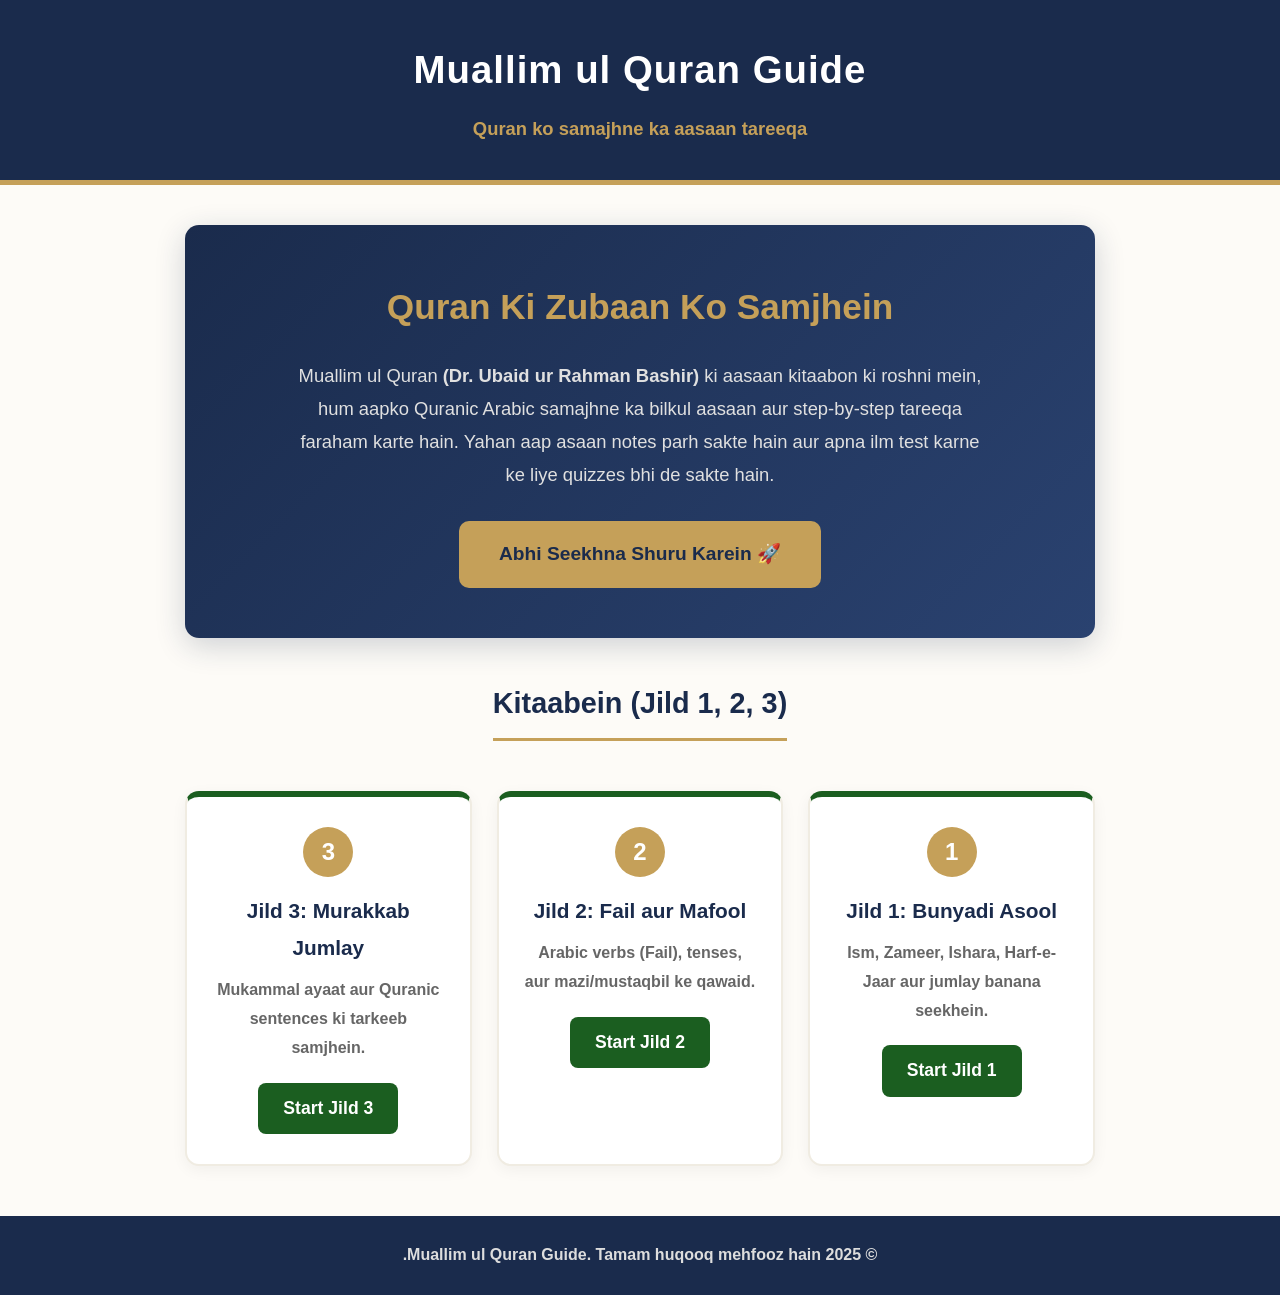
<file: index.html>
<!DOCTYPE html>
<html lang="ur" dir="rtl">
<head>
  <meta charset="UTF-8">
  <meta name="viewport" content="width=device-width, initial-scale=1.0">
  <title>Muallim ul Quran Guide - Home</title>
  <link rel="stylesheet" href="style.css">
</head>
<body>

  <!-- Header -->
  <header class="site-header">
    <div class="container">
      <h1>Muallim ul Quran Guide</h1>
      <p class="tagline">Quran ko samajhne ka aasaan tareeqa</p>
    </div>
  </header>

  <!-- Hero Section -->
  <main class="container">
    <section class="hero-section">
      <h2 dir="ltr">Quran Ki Zubaan Ko Samjhein</h2>
      <p class="hero-text" dir="ltr">
        Muallim ul Quran <strong>(Dr. Ubaid ur Rahman Bashir)</strong> ki aasaan kitaabon ki roshni mein, 
        hum aapko Quranic Arabic samajhne ka bilkul aasaan aur step-by-step tareeqa faraham karte hain. 
        Yahan aap asaan notes parh sakte hain aur apna ilm test karne ke liye quizzes bhi de sakte hain.
      </p>
      <a href="unit-1.html" class="btn btn-primary-large">🚀 Abhi Seekhna Shuru Karein</a>
    </section>

    <!-- Jild Cards Section -->
    <section class="jild-section">
      <h2 class="section-title">Kitaabein (Jild 1, 2, 3)</h2>
      
      <div class="jild-grid">
        
        <!-- Jild 1 Card -->
        <div class="jild-card">
          <div class="jild-number">1</div>
          <h3 dir="ltr">Jild 1: Bunyadi Asool</h3>
          <p dir="ltr">Ism, Zameer, Ishara, Harf-e-Jaar aur jumlay banana seekhein.</p>
          <a href="unit-1.html" class="btn btn-card">Start Jild 1</a>
        </div>

                <div class="jild-card">
          <div class="jild-number">2</div>
          <h3 dir="ltr">Jild 2: Fail aur Mafool</h3>
          <p dir="ltr">Arabic verbs (Fail), tenses, aur mazi/mustaqbil ke qawaid.</p>
          <a href="unit-jild2.html" class="btn btn-card">Start Jild 2</a>
        </div>

                <div class="jild-card">
          <div class="jild-number">3</div>
          <h3 dir="ltr">Jild 3: Murakkab Jumlay</h3>
          <p dir="ltr">Mukammal ayaat aur Quranic sentences ki tarkeeb samjhein.</p>
          <a href="unit-jild3.html" class="btn btn-card">Start Jild 3</a>
        </div>

      </div>
    </section>
  </main>

  <!-- Footer -->
  <footer class="site-footer">
    <div class="container">
      <p>&copy; 2025 Muallim ul Quran Guide. Tamam huqooq mehfooz hain.</p>
    </div>
  </footer>

</body>
</html>
</file>
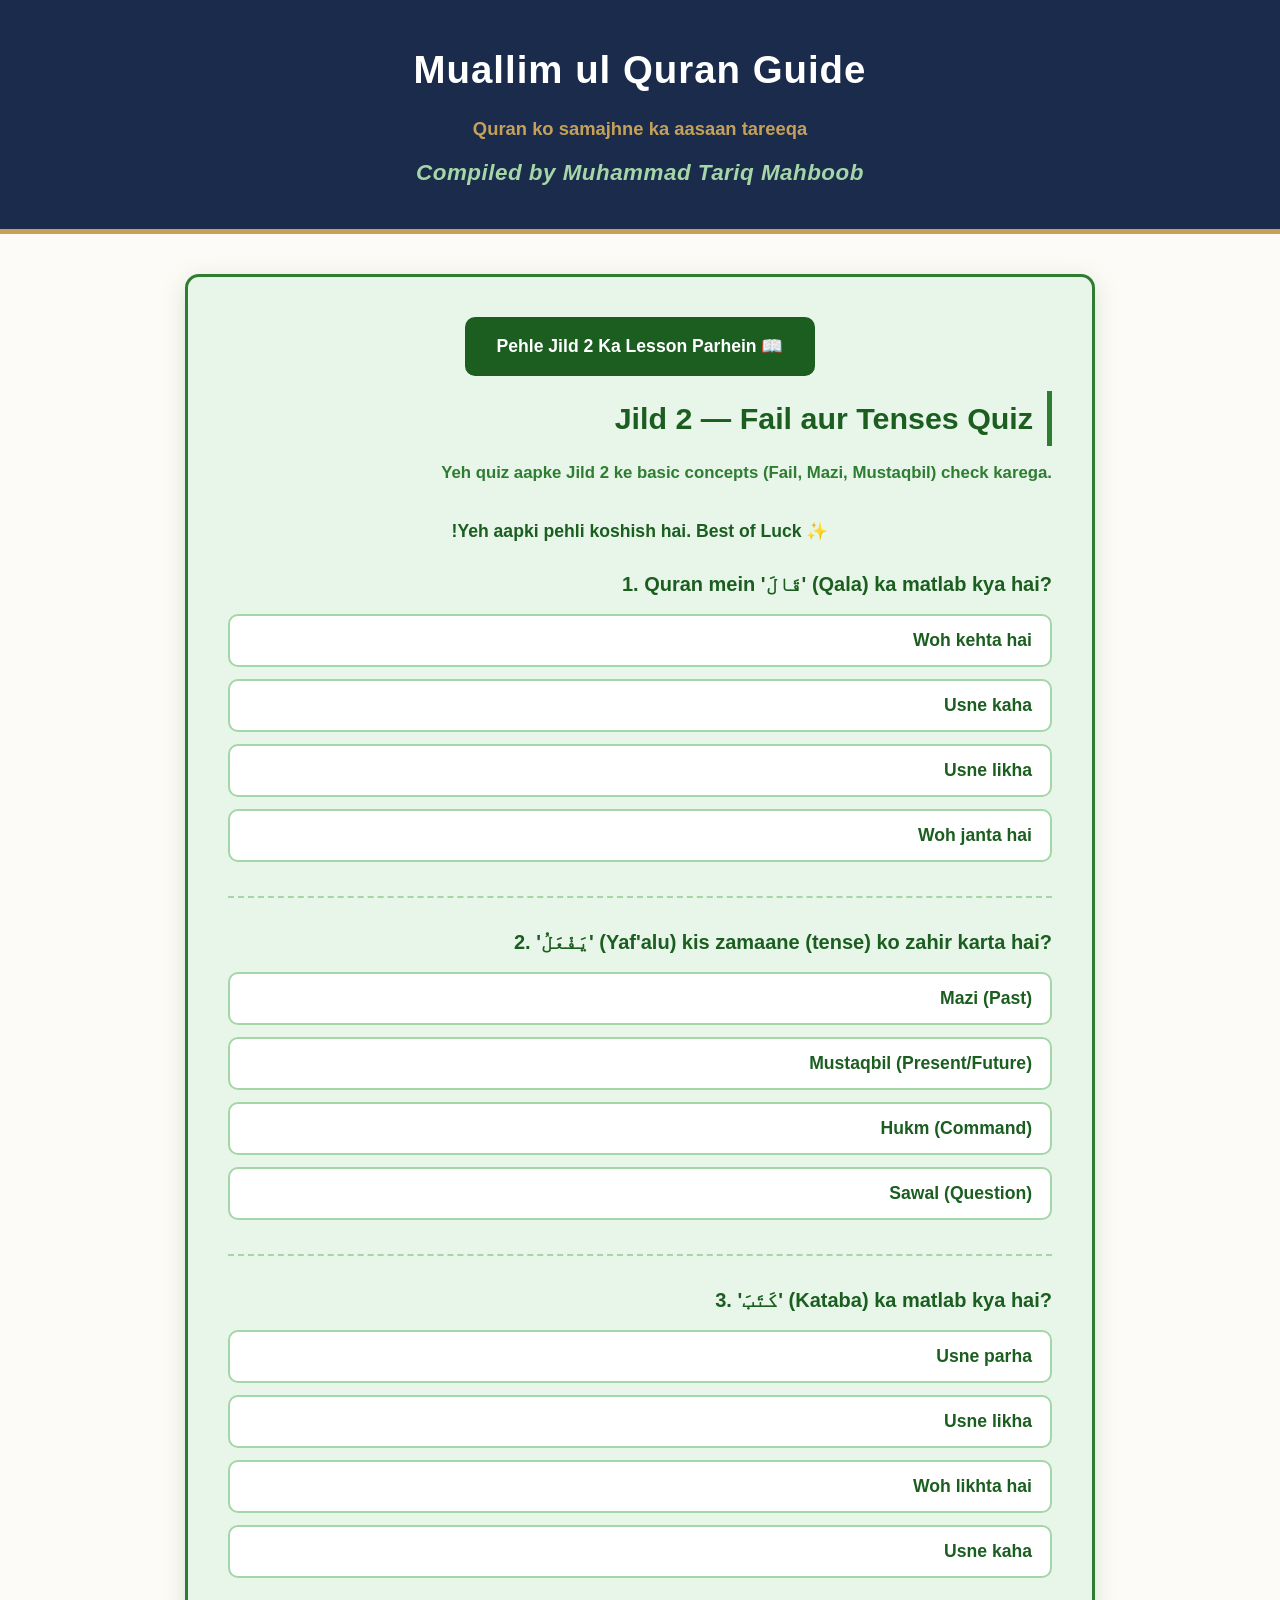
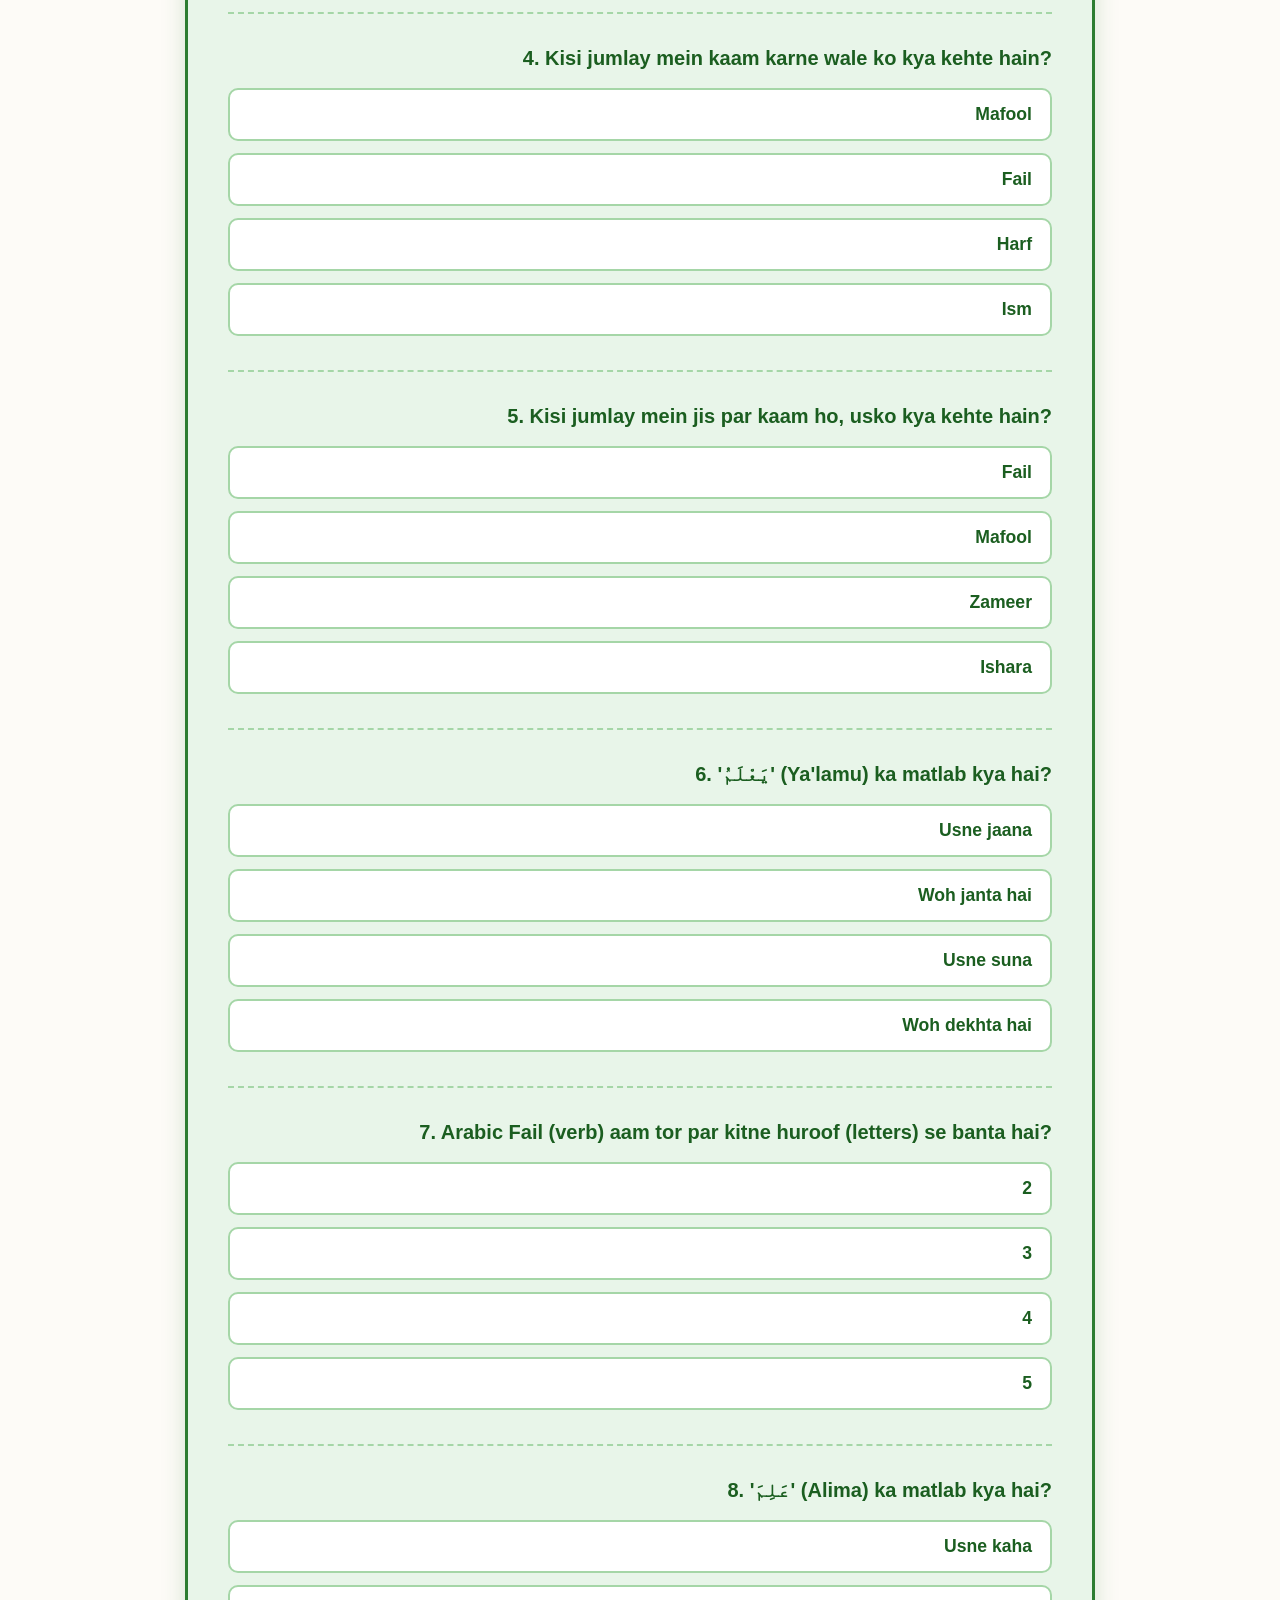
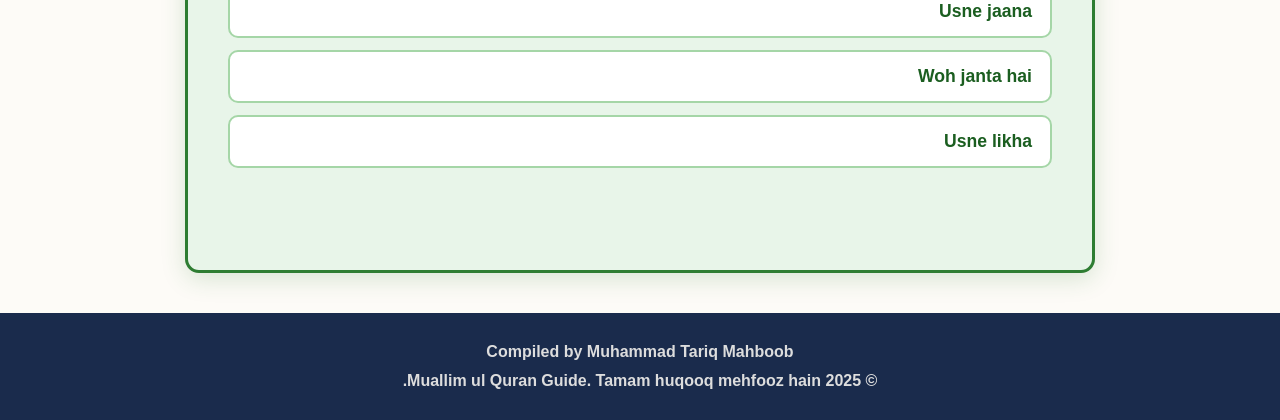
<file: quiz-jild2.html>
<!DOCTYPE html>
<html lang="ur" dir="rtl">
<head>
  <meta charset="UTF-8">
  <meta name="viewport" content="width=device-width, initial-scale=1.0">
  <title>Jild 2 Quiz | Muallim ul Quran Guide</title>
  <link rel="stylesheet" href="style.css">
</head>
<body>

  <header class="site-header">
    <div class="container">
      <h1>Muallim ul Quran Guide</h1>
      <p class="tagline">Quran ko samajhne ka aasaan tareeqa</p>
      <p class="compiler-name">Compiled by Muhammad Tariq Mahboob</p>
    </div>
  </header>

  <main class="container">
    <section class="quiz-card">
      
      <!-- Lesson Link -->
      <p style="text-align:center; margin-bottom:15px;">
        <a href="unit-jild2.html" class="btn" style="text-decoration:none; display:inline-block;">
          📖 Pehle Jild 2 Ka Lesson Parhein
        </a>
      </p>

      <h2 dir="ltr" style="text-align: right;">Jild 2 — Fail aur Tenses Quiz</h2>
      <p class="quiz-desc" dir="ltr" style="text-align: right;">Yeh quiz aapke Jild 2 ke basic concepts (Fail, Mazi, Mustaqbil) check karega.</p>

      <!-- Best Score Display -->
      <div id="best-score-display" style="text-align: center; margin-bottom: 20px; font-weight: bold; color: #1B5E20; font-size: 1.1rem;"></div>

      <div id="quiz-container">
        <!-- Sawalat JavaScript se yahan aayenge -->
      </div>

      <div id="result-container" class="hidden">
        <h3>Aapka Result</h3>
        <p id="score-text"></p>
        <button id="restart-btn" class="btn">Dobara Koshish Karein</button>
      </div>
    </section>
  </main>

  <footer class="site-footer">
    <div class="container">
      <p><strong>Compiled by Muhammad Tariq Mahboob</strong></p>
      <p>&copy; 2025 Muallim ul Quran Guide. Tamam huqooq mehfooz hain.</p>
    </div>
  </footer>

  <!-- Yahan questions-jild2.js load hoga -->
  <script src="questions-jild2.js"></script>
  
  <!-- Quiz ka logic (script.js) yahan bhi kaam karega -->
  <script src="script.js"></script>
</body>
</html>
</file>
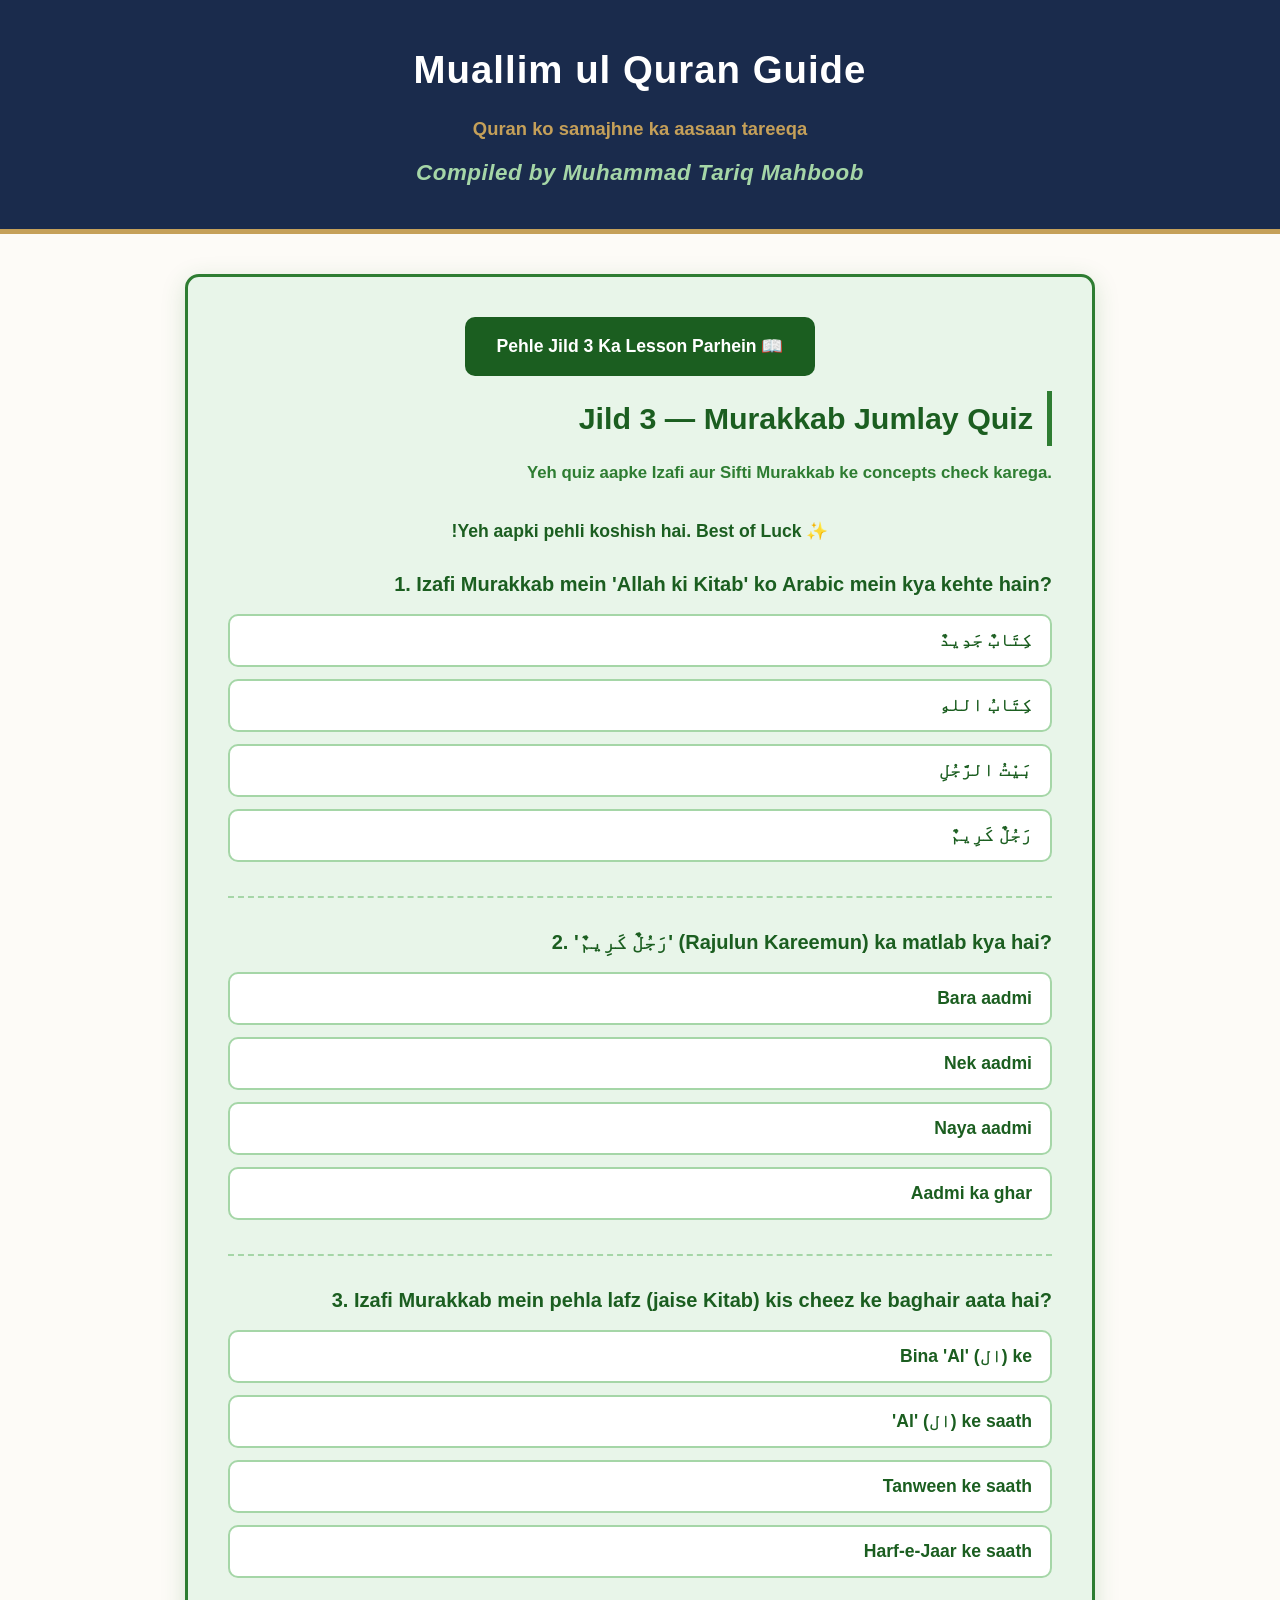
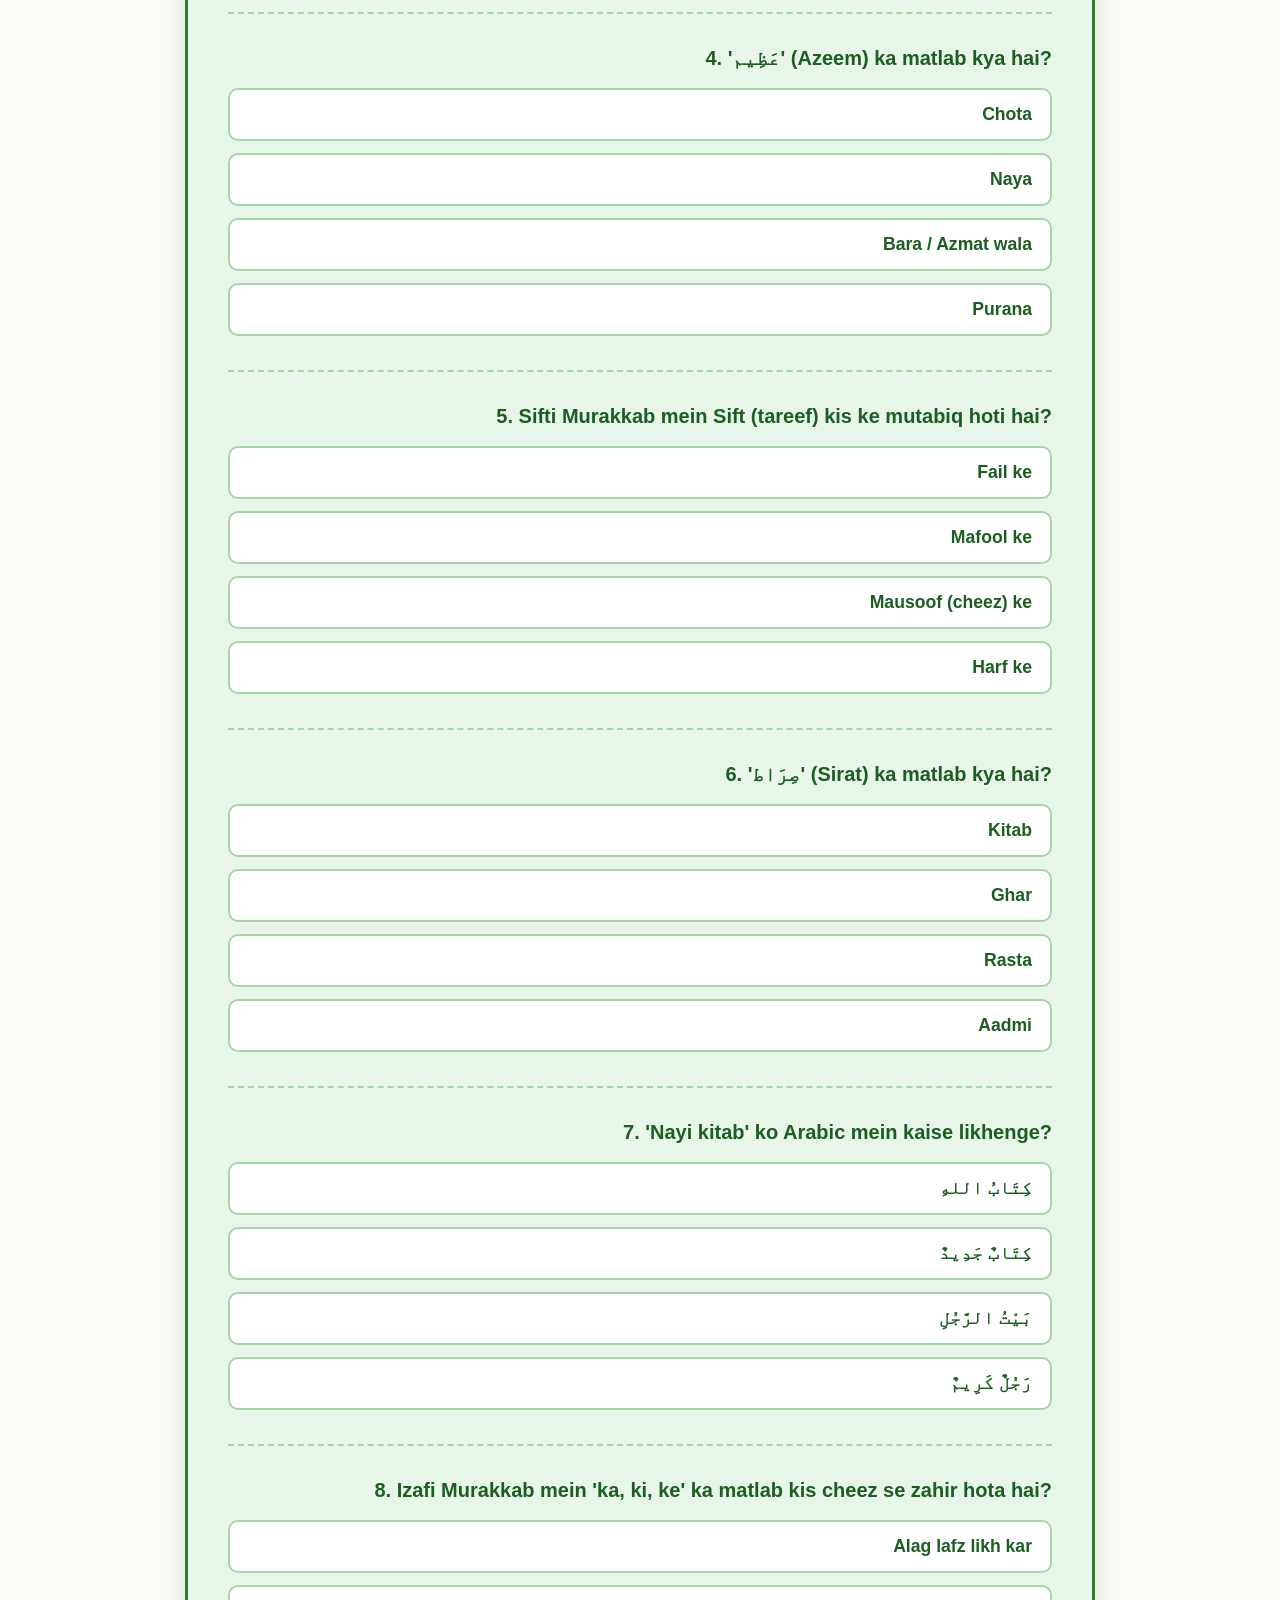
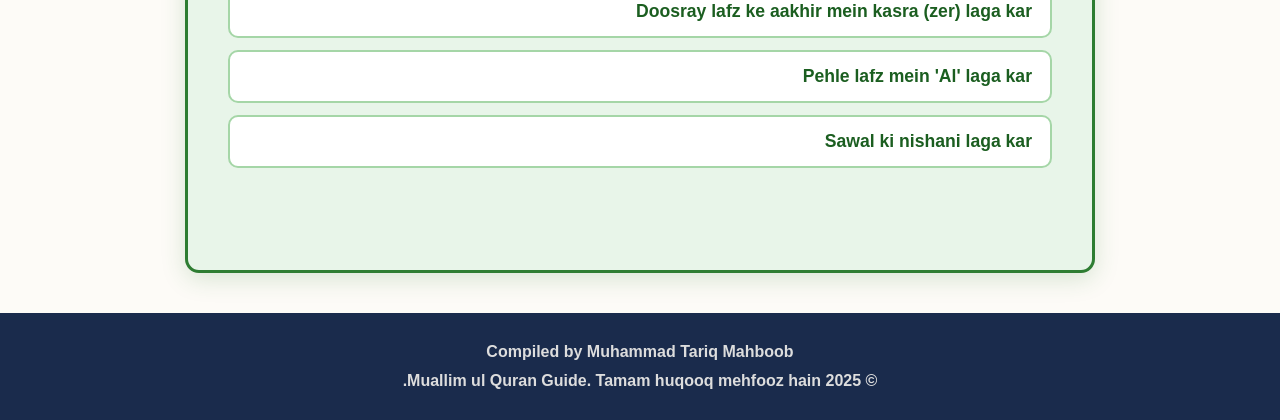
<file: quiz-jild3.html>
<!DOCTYPE html>
<html lang="ur" dir="rtl">
<head>
  <meta charset="UTF-8">
  <meta name="viewport" content="width=device-width, initial-scale=1.0">
  <title>Jild 3 Quiz | Muallim ul Quran Guide</title>
  <link rel="stylesheet" href="style.css">
</head>
<body>

  <header class="site-header">
    <div class="container">
      <h1>Muallim ul Quran Guide</h1>
      <p class="tagline">Quran ko samajhne ka aasaan tareeqa</p>
      <p class="compiler-name">Compiled by Muhammad Tariq Mahboob</p>
    </div>
  </header>

  <main class="container">
    <section class="quiz-card">
      
      <!-- Lesson Link -->
      <p style="text-align:center; margin-bottom:15px;">
        <a href="unit-jild3.html" class="btn" style="text-decoration:none; display:inline-block;">
          📖 Pehle Jild 3 Ka Lesson Parhein
        </a>
      </p>

      <h2 dir="ltr" style="text-align: right;">Jild 3 — Murakkab Jumlay Quiz</h2>
      <p class="quiz-desc" dir="ltr" style="text-align: right;">Yeh quiz aapke Izafi aur Sifti Murakkab ke concepts check karega.</p>

      <!-- Best Score Display -->
      <div id="best-score-display" style="text-align: center; margin-bottom: 20px; font-weight: bold; color: #1B5E20; font-size: 1.1rem;"></div>

      <div id="quiz-container">
        <!-- Sawalat JavaScript se yahan aayenge -->
      </div>

      <div id="result-container" class="hidden">
        <h3>Aapka Result</h3>
        <p id="score-text"></p>
        <button id="restart-btn" class="btn">Dobara Koshish Karein</button>
      </div>
    </section>
  </main>

  <footer class="site-footer">
    <div class="container">
      <p><strong>Compiled by Muhammad Tariq Mahboob</strong></p>
      <p>&copy; 2025 Muallim ul Quran Guide. Tamam huqooq mehfooz hain.</p>
    </div>
  </footer>

  <script src="questions-jild3.js"></script>
  <script src="script.js"></script>
</body>
</html>
</file>
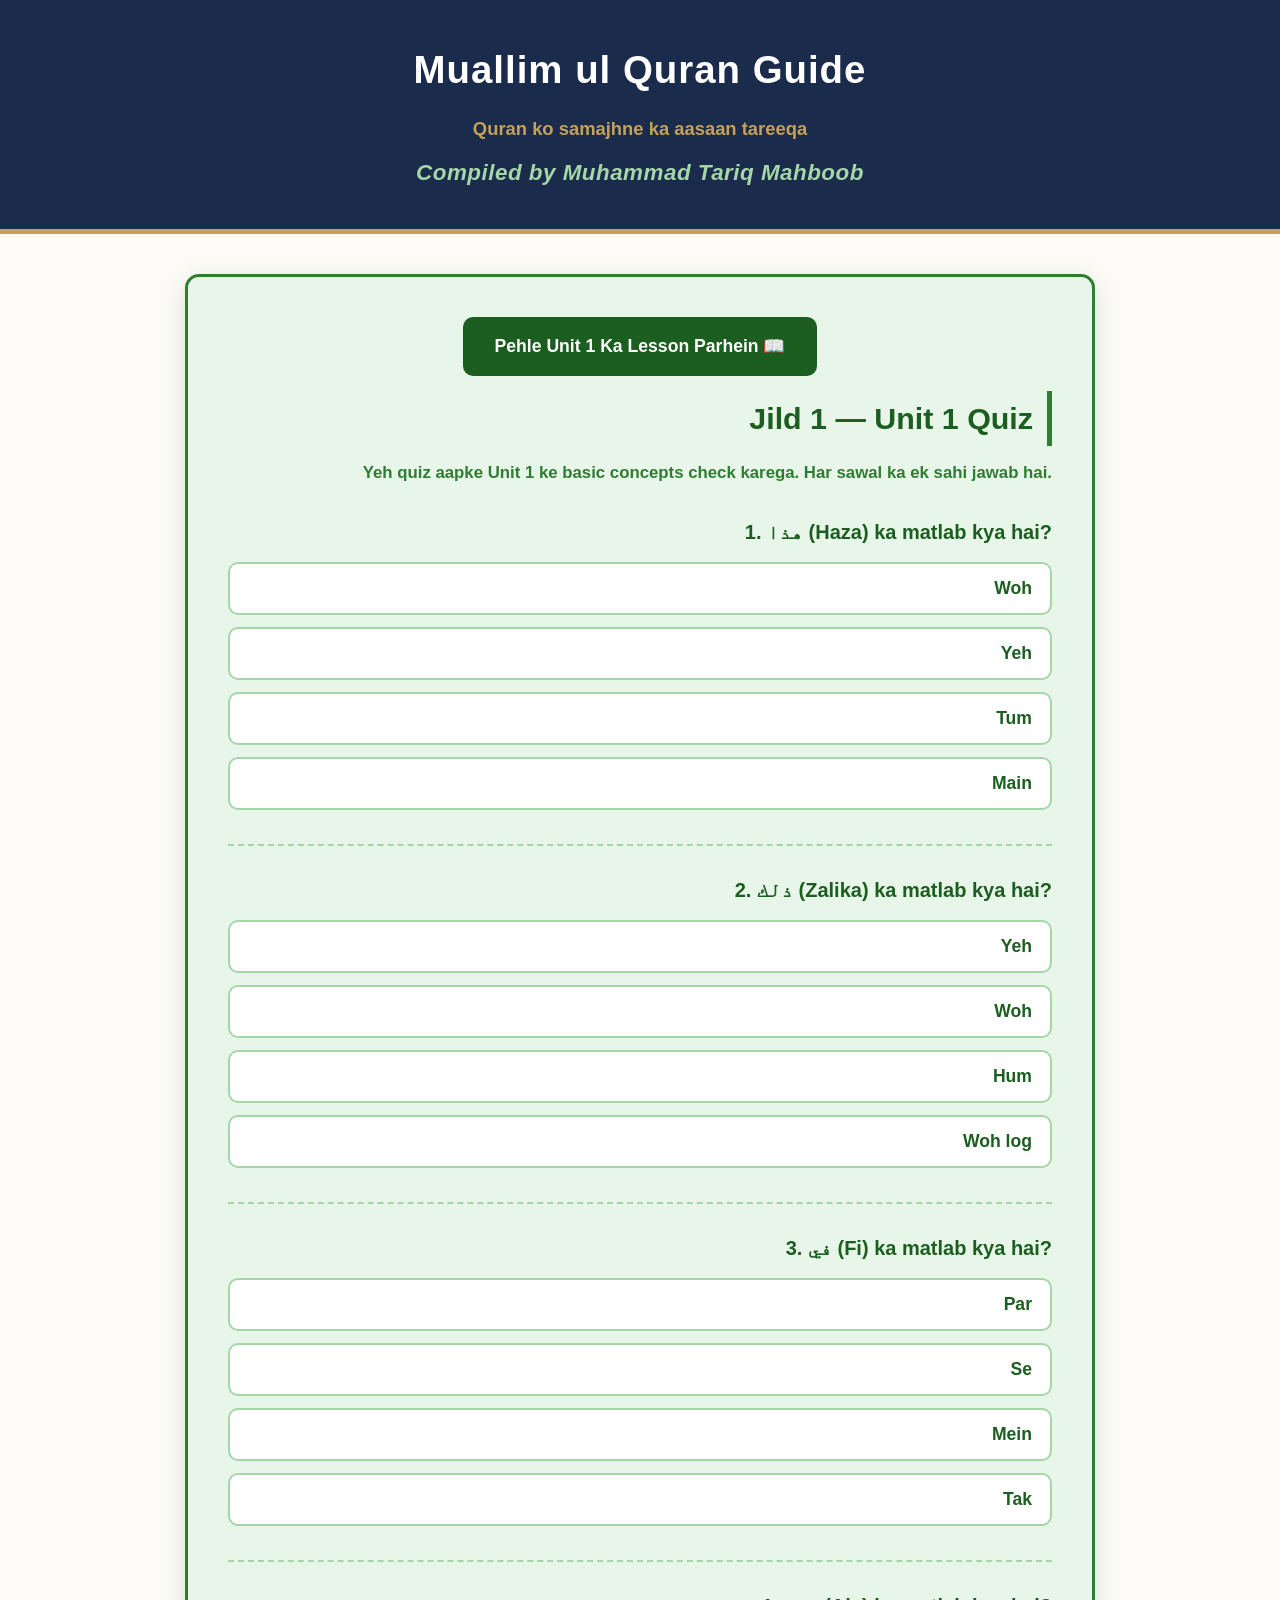
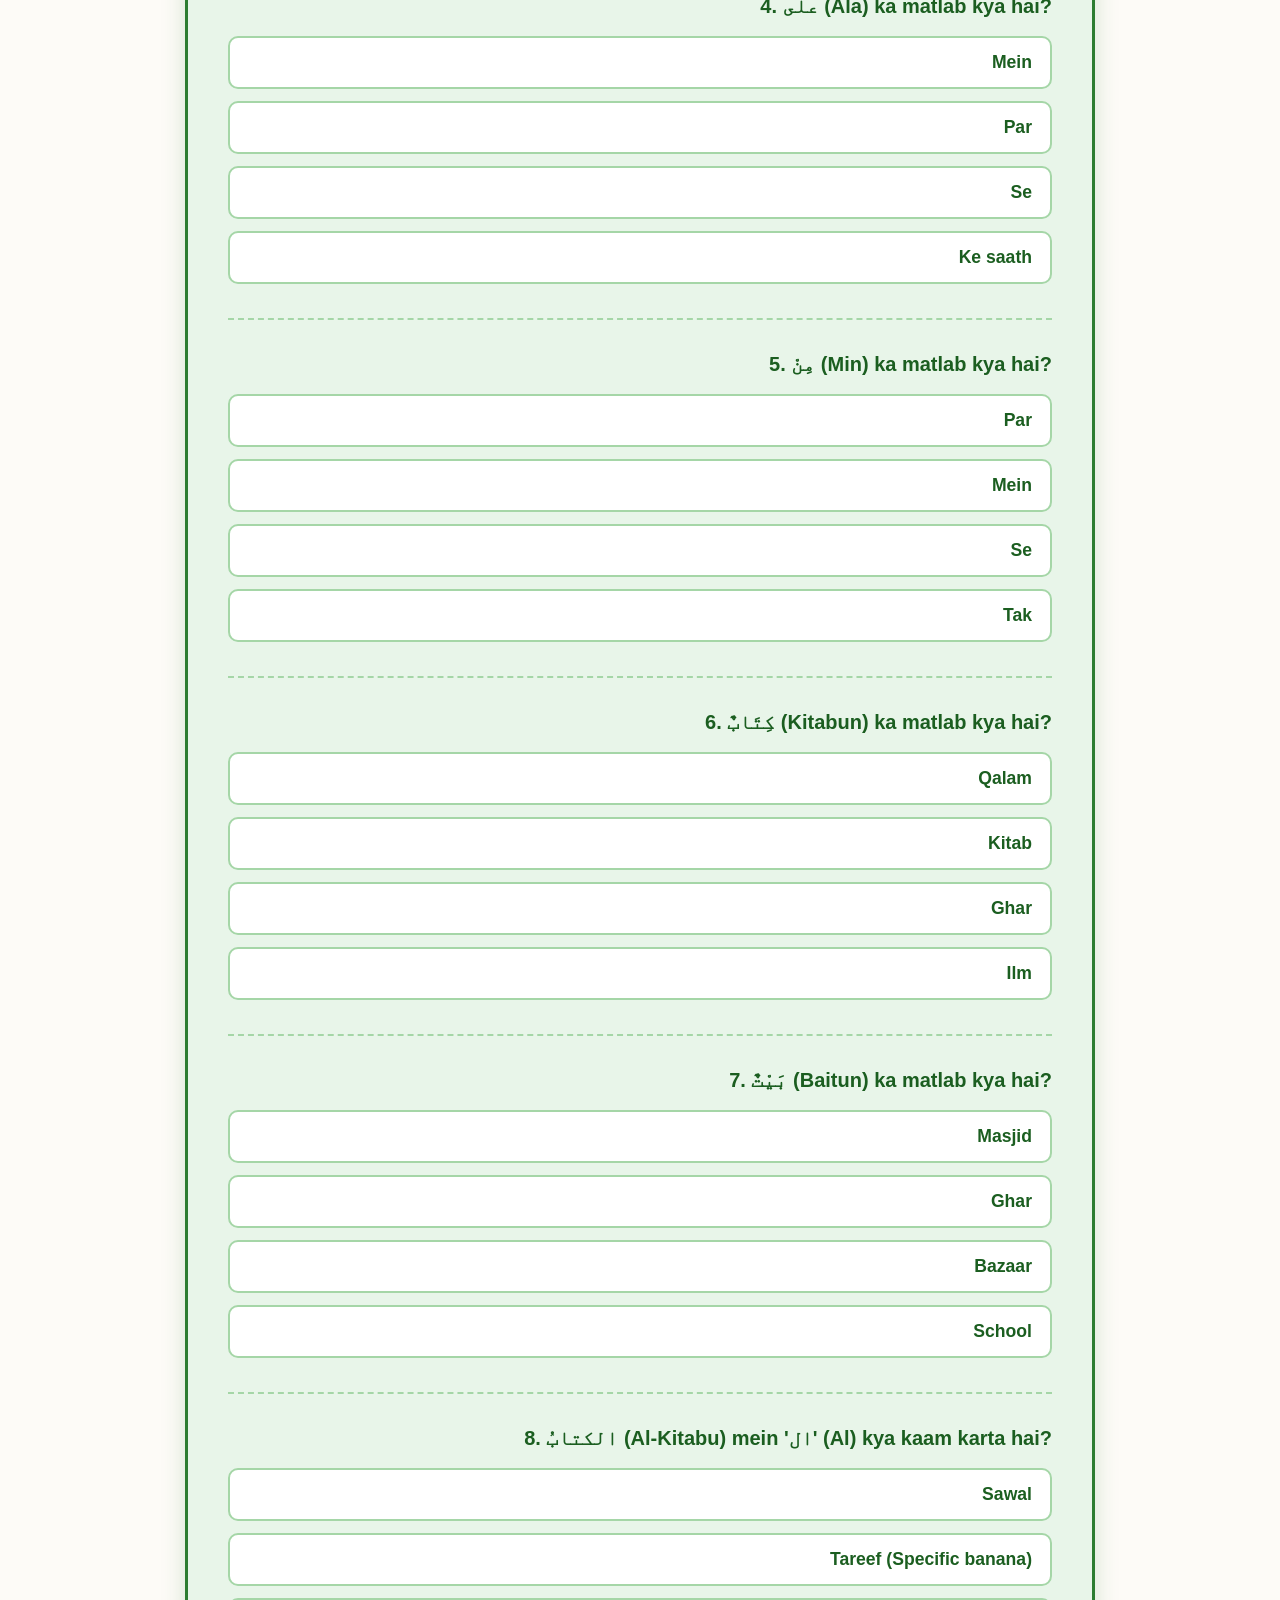
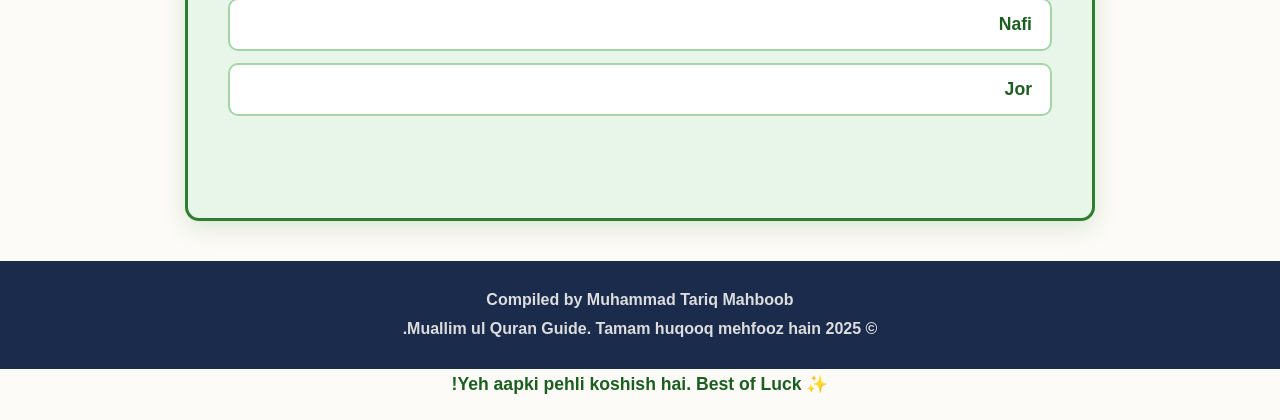
<file: quiz.html>
<!DOCTYPE html>
<html lang="ur" dir="rtl">
<head>
  <meta charset="UTF-8">
  <meta name="viewport" content="width=device-width, initial-scale=1.0">
  <title>Muallim ul Quran Guide - Jild 1 Quiz</title>
  <link rel="stylesheet" href="style.css">
</head>
<body>

  <!-- Header -->
  <header class="site-header">
    <div class="container">
      <h1>Muallim ul Quran Guide</h1>
      <p class="tagline">Quran ko samajhne ka aasaan tareeqa</p>
      <p class="compiler-name">Compiled by Muhammad Tariq Mahboob</p>
    </div>
  </header>

  <!-- Quiz Section -->
  <main class="container">
    <section class="quiz-card">
        <p style="text-align:center; margin-bottom:15px;">
  <a href="unit-1.html" class="btn" style="text-decoration:none; display:inline-block;">
    📖 Pehle Unit 1 Ka Lesson Parhein
  </a>
</p>
      <h2>Jild 1 — Unit 1 Quiz</h2>
      <p class="quiz-desc">Yeh quiz aapke Unit 1 ke basic concepts check karega. Har sawal ka ek sahi jawab hai.</p>

      <div id="quiz-container">
        <!-- Sawalat JavaScript se yahan aayenge -->
      </div>

      <div id="result-container" class="hidden">
        <h3>Aapka Result</h3>
        <p id="score-text"></p>
        <button id="restart-btn" class="btn">Dobara Koshish Karein</button>
      </div>
    </section>
  </main>

  <!-- Footer -->
  <footer class="site-footer">
    <div class="container">
         <p><strong>Compiled by Muhammad Tariq Mahboob</strong></p> 
      <p>&copy; 2025 Muallim ul Quran Guide. Tamam huqooq mehfooz hain.</p>
    </div>
  </footer>

  <script src="questions.js"></script>
  <!-- Progress Tracker ke liye -->
  <div id="best-score-display" style="text-align: center; margin-bottom: 20px; font-weight: bold; color: #1B5E20; font-size: 1.1rem;"></div>
  <script src="script.js"></script>
</body>
</html>
</file>
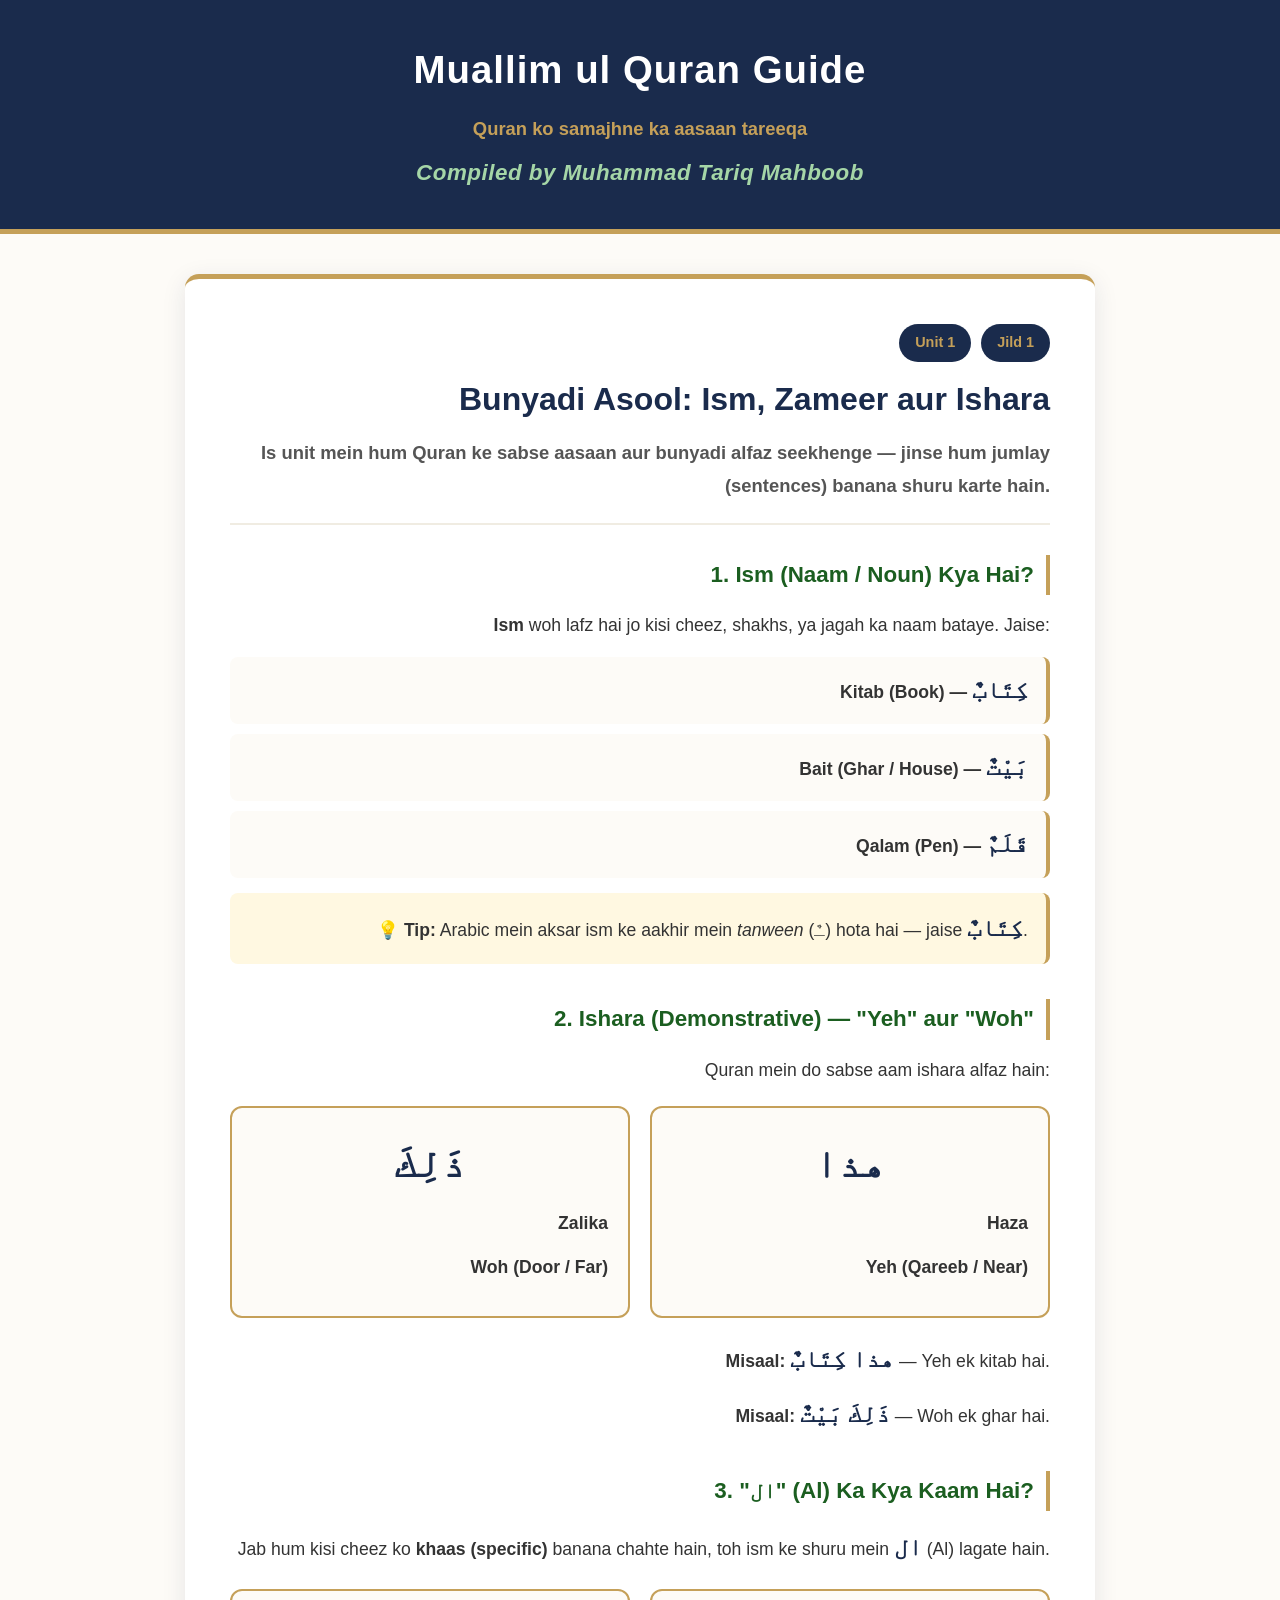
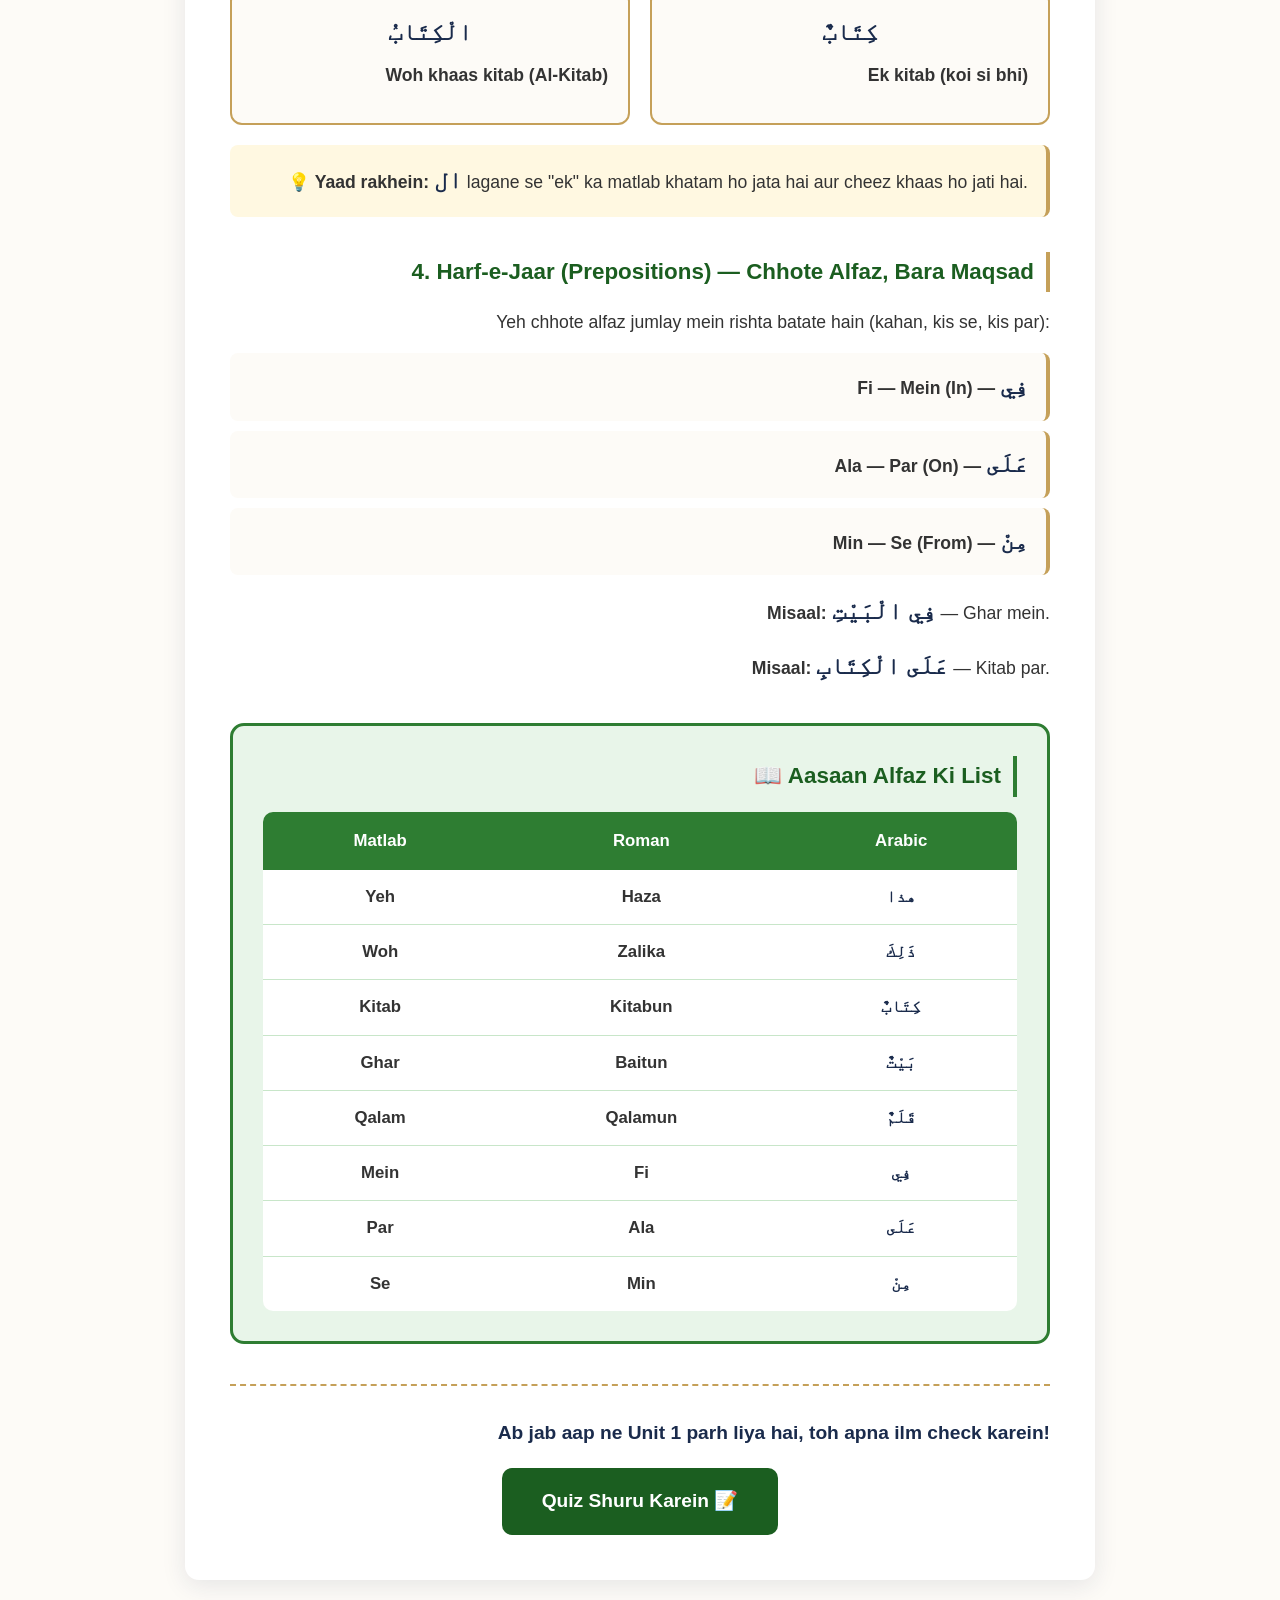
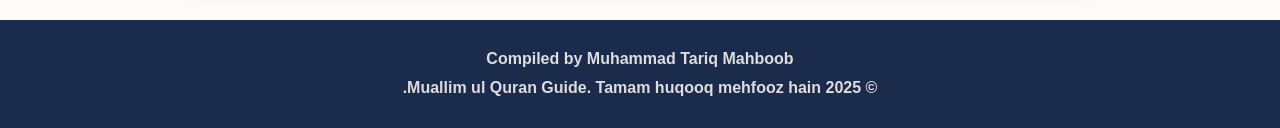
<file: unit-1.html>
<!DOCTYPE html>
<html lang="ur" dir="rtl">
<head>
  <meta charset="UTF-8">
  <meta name="viewport" content="width=device-width, initial-scale=1.0">
  <title>Jild 1 - Unit 1 | Muallim ul Quran Guide</title>
  <link rel="stylesheet" href="style.css">
</head>
<body>

  <!-- Header -->
  <header class="site-header">
    <div class="container">
      <h1>Muallim ul Quran Guide</h1>
      <p class="tagline">Quran ko samajhne ka aasaan tareeqa</p>
      <p class="compiler-name">Compiled by Muhammad Tariq Mahboob</p>
    </div>
  </header>

  <!-- Lesson Content -->
  <main class="container">
    <section class="lesson-card">
      
      <div class="lesson-header">
        <span class="badge">Jild 1</span>
        <span class="badge">Unit 1</span>
      </div>
      <h2 style="text-align: right;">Bunyadi Asool: Ism, Zameer aur Ishara</h2>
      <p class="lesson-intro">Is unit mein hum Quran ke sabse aasaan aur bunyadi alfaz seekhenge — jinse hum jumlay (sentences) banana shuru karte hain.</p>

      <!-- Section 1 -->
      <div class="lesson-section">
        <h3>1. Ism (Naam / Noun) Kya Hai?</h3>
        <p><strong>Ism</strong> woh lafz hai jo kisi cheez, shakhs, ya jagah ka naam bataye. Jaise:</p>
        <ul class="example-list">
          <li><span class="arabic">كِتَابٌ</span> — Kitab (Book)</li>
          <li><span class="arabic">بَيْتٌ</span> — Bait (Ghar / House)</li>
          <li><span class="arabic">قَلَمٌ</span> — Qalam (Pen)</li>
        </ul>
        <p class="tip">💡 <strong>Tip:</strong> Arabic mein aksar ism ke aakhir mein <em>tanween</em> (ـٌ) hota hai — jaise <span class="arabic">كِتَابٌ</span>.</p>
      </div>

      <!-- Section 2 -->
      <div class="lesson-section">
        <h3>2. Ishara (Demonstrative) — "Yeh" aur "Woh"</h3>
        <p>Quran mein do sabse aam ishara alfaz hain:</p>
        <div class="compare-grid">
          <div class="compare-box">
            <span class="arabic big">هذا</span>
            <p class="compare-label">Haza</p>
            <p class="compare-meaning">Yeh (Qareeb / Near)</p>
          </div>
          <div class="compare-box">
            <span class="arabic big">ذَلِكَ</span>
            <p class="compare-label">Zalika</p>
            <p class="compare-meaning">Woh (Door / Far)</p>
          </div>
        </div>
        <p><strong>Misaal:</strong> <span class="arabic">هذا كِتَابٌ</span> — Yeh ek kitab hai.</p>
        <p><strong>Misaal:</strong> <span class="arabic">ذَلِكَ بَيْتٌ</span> — Woh ek ghar hai.</p>
      </div>

      <!-- Section 3 -->
      <div class="lesson-section">
        <h3>3. "ال" (Al) Ka Kya Kaam Hai?</h3>
        <p>Jab hum kisi cheez ko <strong>khaas (specific)</strong> banana chahte hain, toh ism ke shuru mein <span class="arabic">ال</span> (Al) lagate hain.</p>
        <div class="compare-grid">
          <div class="compare-box">
            <span class="arabic">كِتَابٌ</span>
            <p class="compare-meaning">Ek kitab (koi si bhi)</p>
          </div>
          <div class="compare-box">
            <span class="arabic">الْكِتَابُ</span>
            <p class="compare-meaning">Woh khaas kitab (Al-Kitab)</p>
          </div>
        </div>
        <p class="tip">💡 <strong>Yaad rakhein:</strong> <span class="arabic">ال</span> lagane se "ek" ka matlab khatam ho jata hai aur cheez khaas ho jati hai.</p>
      </div>

      <!-- Section 4 -->
      <div class="lesson-section">
        <h3>4. Harf-e-Jaar (Prepositions) — Chhote Alfaz, Bara Maqsad</h3>
        <p>Yeh chhote alfaz jumlay mein rishta batate hain (kahan, kis se, kis par):</p>
        <ul class="example-list">
          <li><span class="arabic">فِي</span> — Fi — Mein (In)</li>
          <li><span class="arabic">عَلَى</span> — Ala — Par (On)</li>
          <li><span class="arabic">مِنْ</span> — Min — Se (From)</li>
        </ul>
        <p><strong>Misaal:</strong> <span class="arabic">فِي الْبَيْتِ</span> — Ghar mein.</p>
        <p><strong>Misaal:</strong> <span class="arabic">عَلَى الْكِتَابِ</span> — Kitab par.</p>
      </div>

      <!-- Vocabulary -->
      <div class="lesson-section vocab-section">
        <h3>📖 Aasaan Alfaz Ki List</h3>
        <table class="vocab-table">
          <thead>
            <tr>
              <th>Arabic</th>
              <th>Roman</th>
              <th>Matlab</th>
            </tr>
          </thead>
          <tbody>
            <tr><td class="arabic">هذا</td><td>Haza</td><td>Yeh</td></tr>
            <tr><td class="arabic">ذَلِكَ</td><td>Zalika</td><td>Woh</td></tr>
            <tr><td class="arabic">كِتَابٌ</td><td>Kitabun</td><td>Kitab</td></tr>
            <tr><td class="arabic">بَيْتٌ</td><td>Baitun</td><td>Ghar</td></tr>
            <tr><td class="arabic">قَلَمٌ</td><td>Qalamun</td><td>Qalam</td></tr>
            <tr><td class="arabic">فِي</td><td>Fi</td><td>Mein</td></tr>
            <tr><td class="arabic">عَلَى</td><td>Ala</td><td>Par</td></tr>
            <tr><td class="arabic">مِنْ</td><td>Min</td><td>Se</td></tr>
          </tbody>
        </table>
      </div>

      <!-- CTA Button -->
      <div class="lesson-cta">
        <p>Ab jab aap ne Unit 1 parh liya hai, toh apna ilm check karein!</p>
        <a href="quiz.html" class="btn btn-cta">📝 Quiz Shuru Karein</a>
      </div>

    </section>
  </main>

  <!-- Footer -->
  <footer class="site-footer">
    <div class="container">
         <p><strong>Compiled by Muhammad Tariq Mahboob</strong></p> 
      <p>&copy; 2025 Muallim ul Quran Guide. Tamam huqooq mehfooz hain.</p>
    </div>
  </footer>

</body>
</html>
</file>
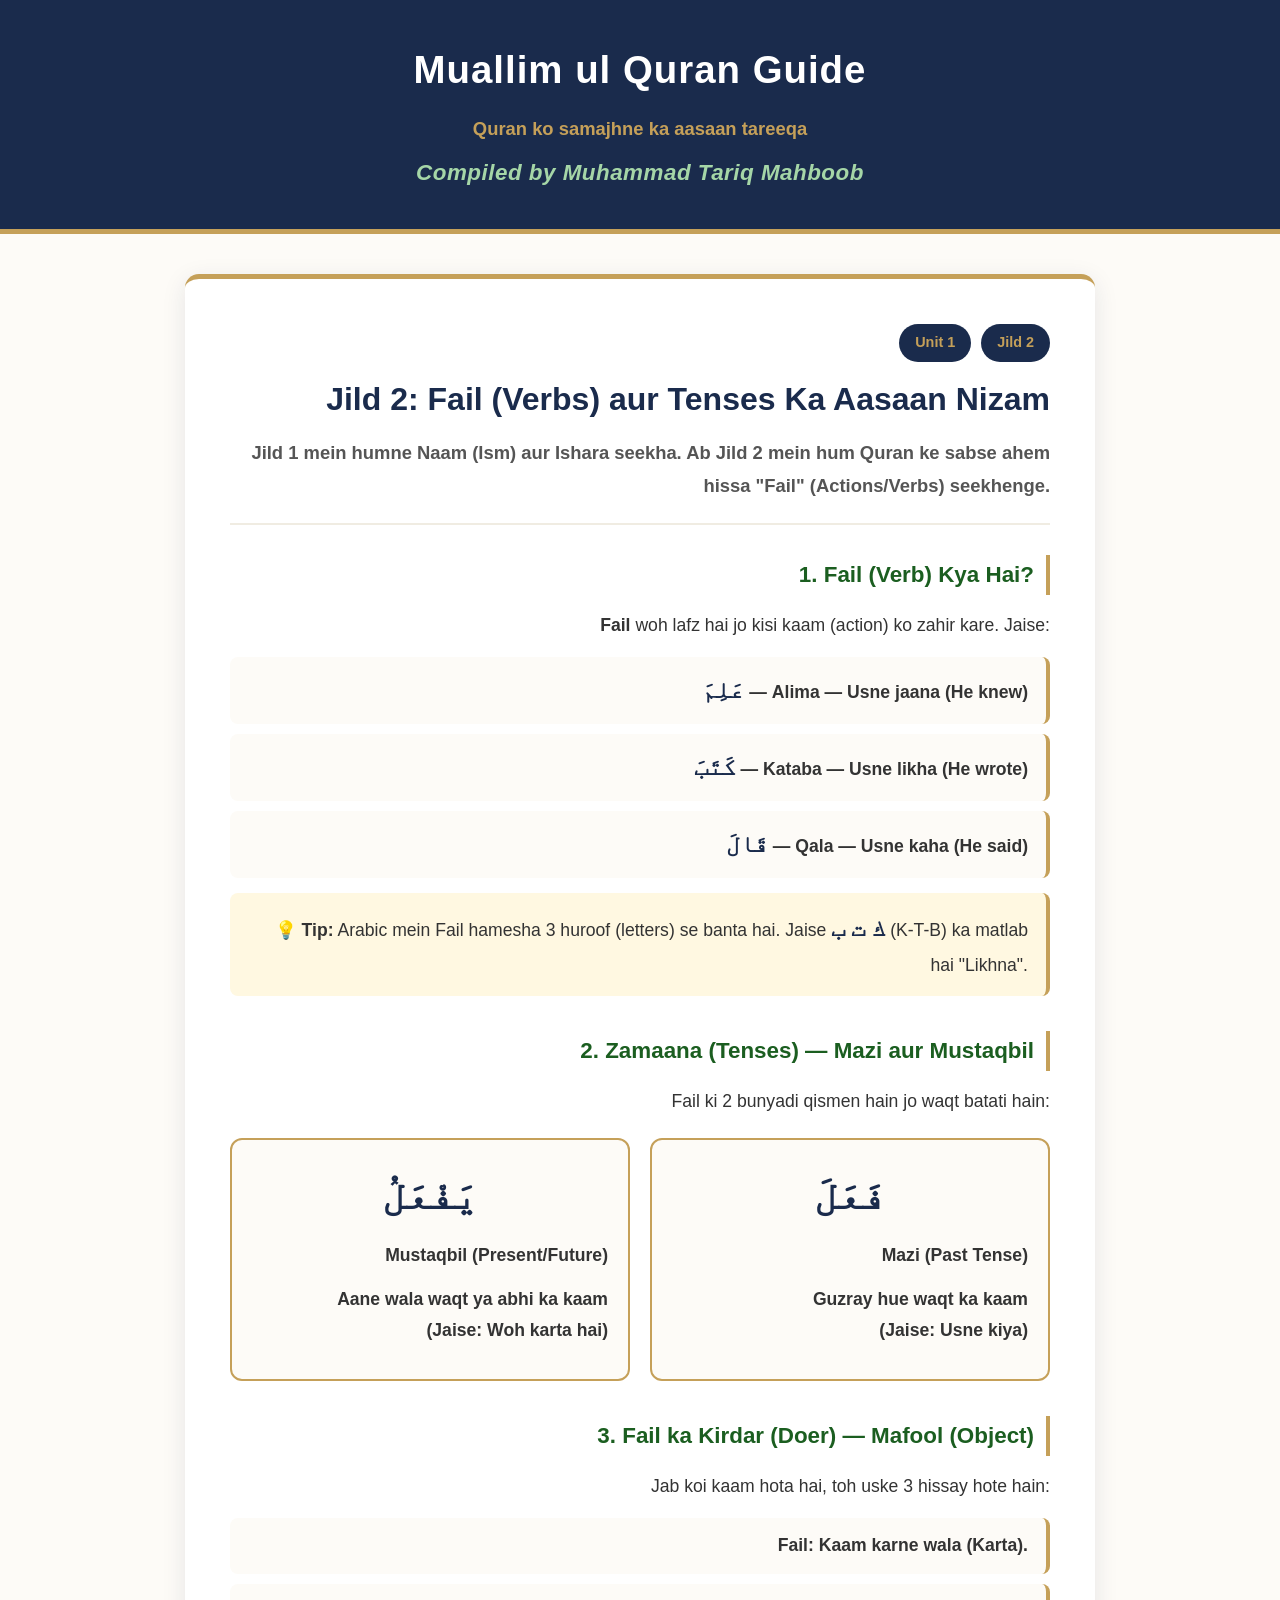
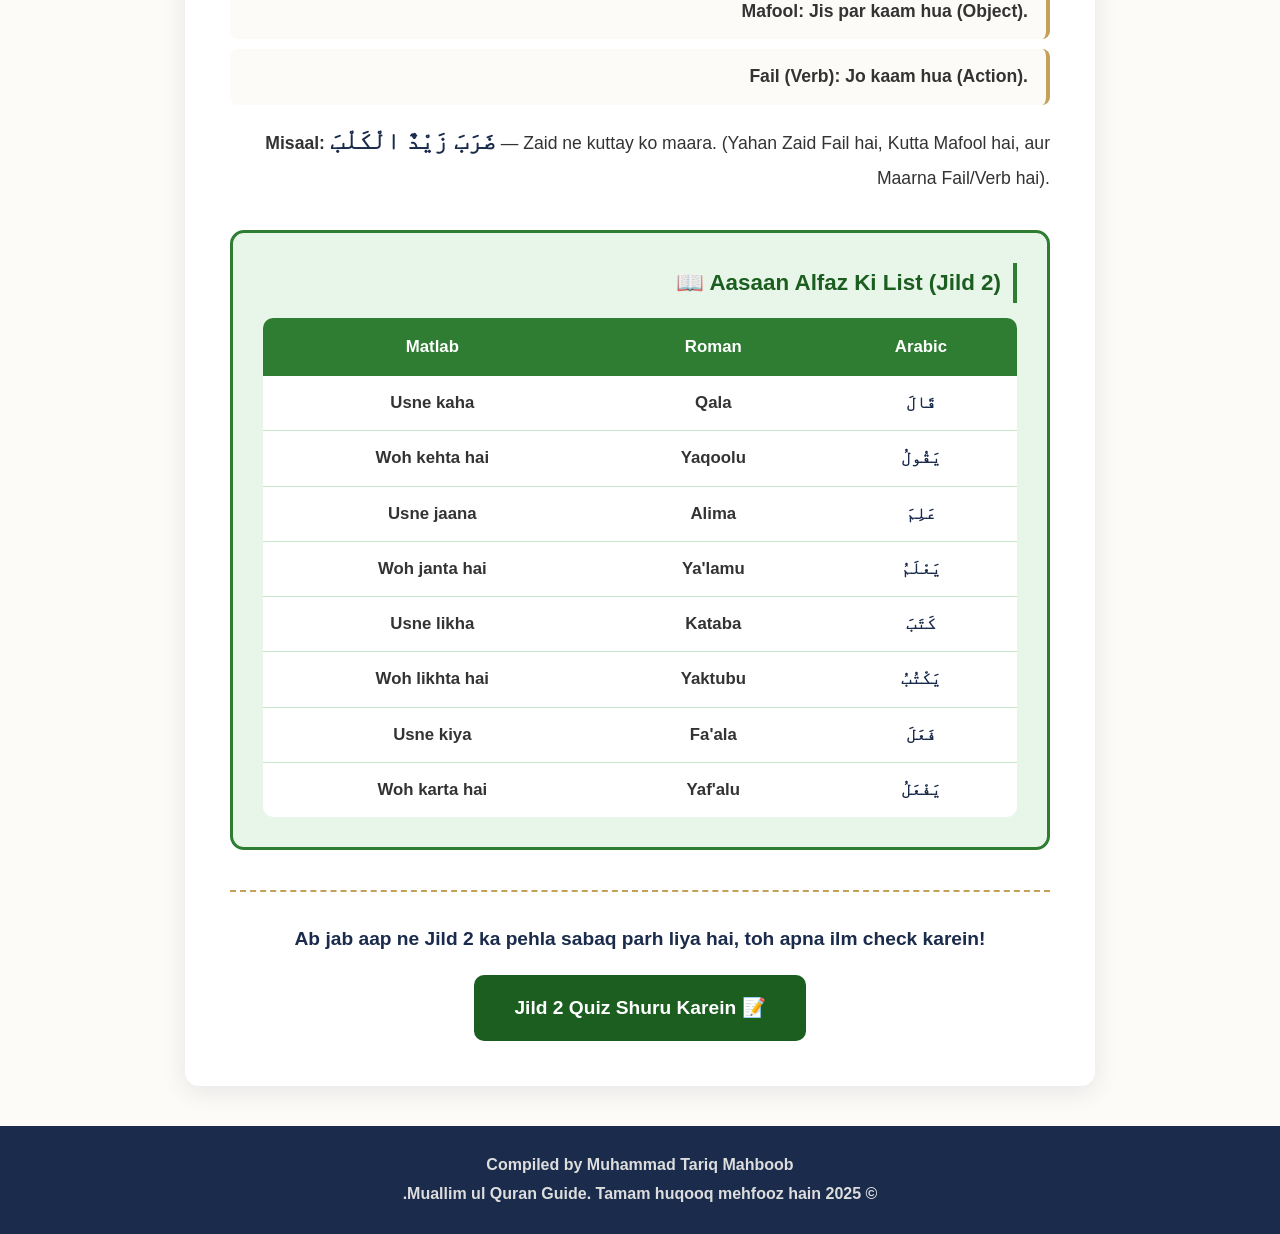
<file: unit-jild2.html>
<!DOCTYPE html>
<html lang="ur" dir="rtl">
<head>
  <meta charset="UTF-8">
  <meta name="viewport" content="width=device-width, initial-scale=1.0">
  <title>Jild 2 - Fail Aur Tenses | Muallim ul Quran Guide</title>
  <link rel="stylesheet" href="style.css">
</head>
<body>

  <!-- Header -->
  <header class="site-header">
    <div class="container">
      <h1>Muallim ul Quran Guide</h1>
      <p class="tagline">Quran ko samajhne ka aasaan tareeqa</p>
      <p class="compiler-name">Compiled by Muhammad Tariq Mahboob</p>
    </div>
  </header>

  <!-- Lesson Content -->
  <main class="container">
    <section class="lesson-card">
      
      <div class="lesson-header">
        <span class="badge">Jild 2</span>
        <span class="badge">Unit 1</span>
      </div>
      <h2 dir="ltr" style="text-align: right;">Jild 2: Fail (Verbs) aur Tenses Ka Aasaan Nizam</h2>
      <p class="lesson-intro" dir="ltr" style="text-align: right;">
        Jild 1 mein humne Naam (Ism) aur Ishara seekha. Ab Jild 2 mein hum Quran ke sabse ahem hissa "Fail" (Actions/Verbs) seekhenge.
      </p>

      <!-- Section 1 -->
      <div class="lesson-section">
        <h3 dir="ltr" style="text-align: right;">1. Fail (Verb) Kya Hai?</h3>
        <p dir="ltr" style="text-align: right;"><strong>Fail</strong> woh lafz hai jo kisi kaam (action) ko zahir kare. Jaise:</p>
        <ul class="example-list">
          <li dir="ltr" style="text-align: right;"><span class="arabic">عَلِمَ</span> — Alima — Usne jaana (He knew)</li>
          <li dir="ltr" style="text-align: right;"><span class="arabic">كَتَبَ</span> — Kataba — Usne likha (He wrote)</li>
          <li dir="ltr" style="text-align: right;"><span class="arabic">قَالَ</span> — Qala — Usne kaha (He said)</li>
        </ul>
        <p class="tip" dir="ltr" style="text-align: right;">💡 <strong>Tip:</strong> Arabic mein Fail hamesha 3 huroof (letters) se banta hai. Jaise <span class="arabic">ك ت ب</span> (K-T-B) ka matlab hai "Likhna".</p>
      </div>

      <!-- Section 2 -->
      <div class="lesson-section">
        <h3 dir="ltr" style="text-align: right;">2. Zamaana (Tenses) — Mazi aur Mustaqbil</h3>
        <p dir="ltr" style="text-align: right;">Fail ki 2 bunyadi qismen hain jo waqt batati hain:</p>
        
        <div class="compare-grid">
          <div class="compare-box">
            <span class="arabic big">فَعَلَ</span>
            <p class="compare-label" dir="ltr">Mazi (Past Tense)</p>
            <p class="compare-meaning" dir="ltr">Guzray hue waqt ka kaam<br>(Jaise: Usne kiya)</p>
          </div>
          <div class="compare-box">
            <span class="arabic big">يَفْعَلُ</span>
            <p class="compare-label" dir="ltr">Mustaqbil (Present/Future)</p>
            <p class="compare-meaning" dir="ltr">Aane wala waqt ya abhi ka kaam<br>(Jaise: Woh karta hai)</p>
          </div>
        </div>
      </div>

      <!-- Section 3 -->
      <div class="lesson-section">
        <h3 dir="ltr" style="text-align: right;">3. Fail ka Kirdar (Doer) — Mafool (Object)</h3>
        <p dir="ltr" style="text-align: right;">Jab koi kaam hota hai, toh uske 3 hissay hote hain:</p>
        <ul class="example-list">
          <li dir="ltr" style="text-align: right;"><strong>Fail:</strong> Kaam karne wala (Karta).</li>
          <li dir="ltr" style="text-align: right;"><strong>Mafool:</strong> Jis par kaam hua (Object).</li>
          <li dir="ltr" style="text-align: right;"><strong>Fail (Verb):</strong> Jo kaam hua (Action).</li>
        </ul>
        <p dir="ltr" style="text-align: right;"><strong>Misaal:</strong> <span class="arabic">ضَرَبَ زَيْدٌ الْكَلْبَ</span> — Zaid ne kuttay ko maara. (Yahan Zaid Fail hai, Kutta Mafool hai, aur Maarna Fail/Verb hai).</p>
      </div>

      <!-- Vocabulary -->
      <div class="lesson-section vocab-section">
        <h3 dir="ltr" style="text-align: right;">📖 Aasaan Alfaz Ki List (Jild 2)</h3>
        <table class="vocab-table">
          <thead>
            <tr>
              <th>Arabic</th>
              <th>Roman</th>
              <th>Matlab</th>
            </tr>
          </thead>
          <tbody>
            <tr><td class="arabic">قَالَ</td><td>Qala</td><td>Usne kaha</td></tr>
            <tr><td class="arabic">يَقُولُ</td><td>Yaqoolu</td><td>Woh kehta hai</td></tr>
            <tr><td class="arabic">عَلِمَ</td><td>Alima</td><td>Usne jaana</td></tr>
            <tr><td class="arabic">يَعْلَمُ</td><td>Ya'lamu</td><td>Woh janta hai</td></tr>
            <tr><td class="arabic">كَتَبَ</td><td>Kataba</td><td>Usne likha</td></tr>
            <tr><td class="arabic">يَكْتُبُ</td><td>Yaktubu</td><td>Woh likhta hai</td></tr>
            <tr><td class="arabic">فَعَلَ</td><td>Fa'ala</td><td>Usne kiya</td></tr>
            <tr><td class="arabic">يَفْعَلُ</td><td>Yaf'alu</td><td>Woh karta hai</td></tr>
          </tbody>
        </table>
      </div>

      <!-- CTA Button -->
      <div class="lesson-cta">
        <p dir="ltr" style="text-align: center;">Ab jab aap ne Jild 2 ka pehla sabaq parh liya hai, toh apna ilm check karein!</p>
        <a href="quiz-jild2.html" class="btn btn-cta">📝 Jild 2 Quiz Shuru Karein</a>
      </div>

    </section>
  </main>

  <footer class="site-footer">
    <div class="container">
      <p><strong>Compiled by Muhammad Tariq Mahboob</strong></p>
      <p>&copy; 2025 Muallim ul Quran Guide. Tamam huqooq mehfooz hain.</p>
    </div>
  </footer>

</body>
</html>
</file>
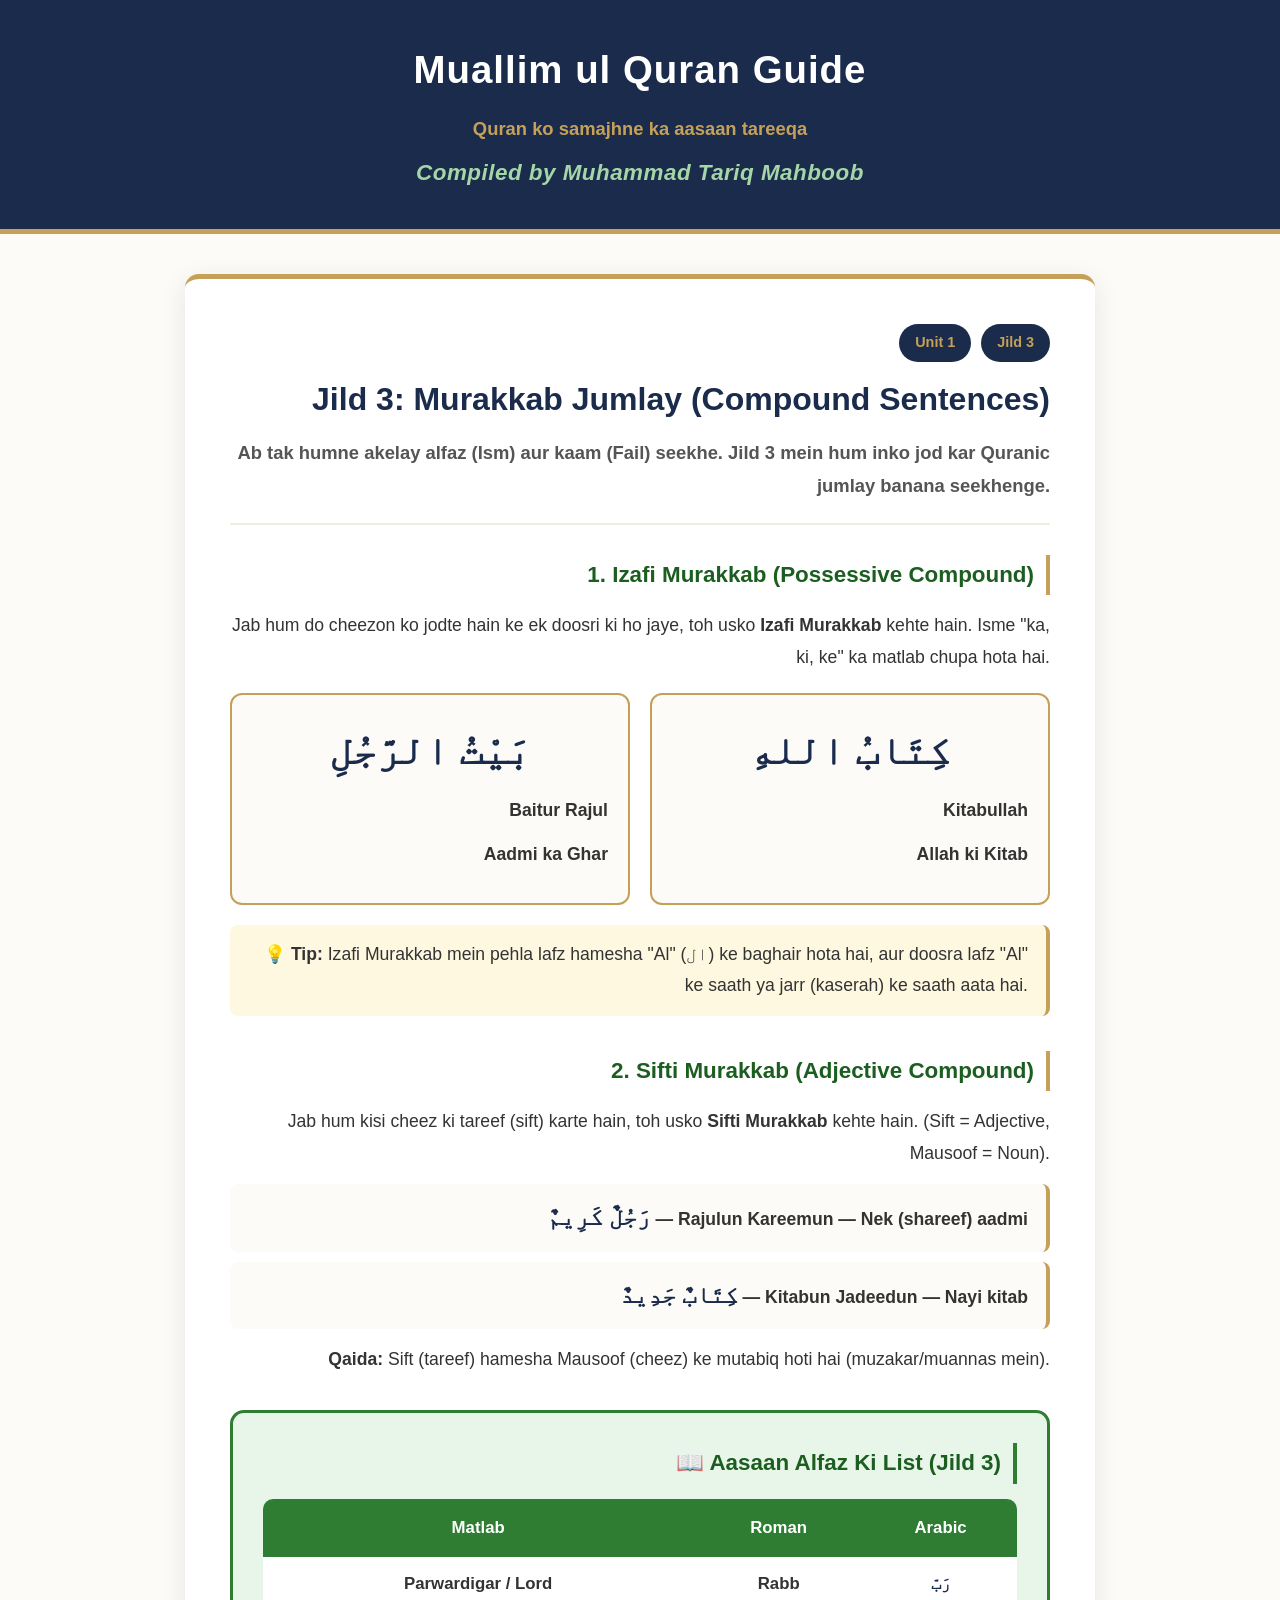
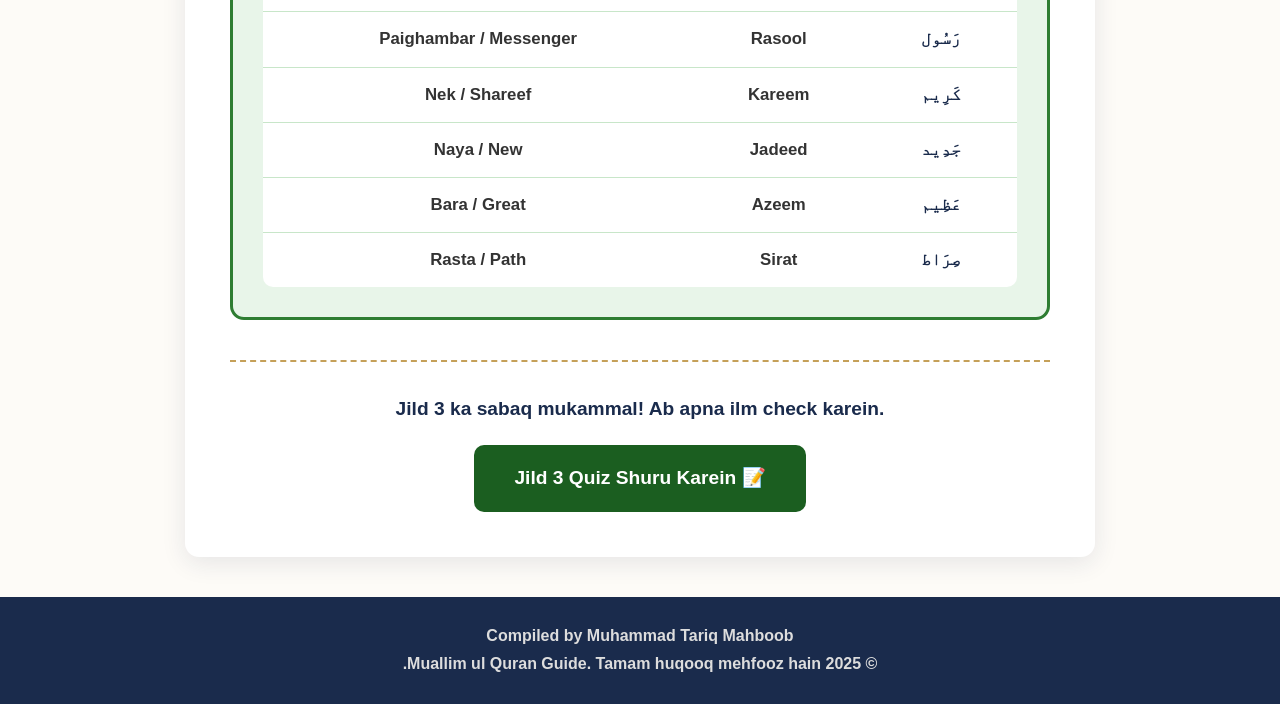
<file: unit-jild3.html>
<!DOCTYPE html>
<html lang="ur" dir="rtl">
<head>
  <meta charset="UTF-8">
  <meta name="viewport" content="width=device-width, initial-scale=1.0">
  <title>Jild 3 - Murakkab Jumlay | Muallim ul Quran Guide</title>
  <link rel="stylesheet" href="style.css">
</head>
<body>

  <!-- Header -->
  <header class="site-header">
    <div class="container">
      <h1>Muallim ul Quran Guide</h1>
      <p class="tagline">Quran ko samajhne ka aasaan tareeqa</p>
      <p class="compiler-name">Compiled by Muhammad Tariq Mahboob</p>
    </div>
  </header>

  <!-- Lesson Content -->
  <main class="container">
    <section class="lesson-card">
      
      <div class="lesson-header">
        <span class="badge">Jild 3</span>
        <span class="badge">Unit 1</span>
      </div>
      <h2 dir="ltr" style="text-align: right;">Jild 3: Murakkab Jumlay (Compound Sentences)</h2>
      <p class="lesson-intro" dir="ltr" style="text-align: right;">
        Ab tak humne akelay alfaz (Ism) aur kaam (Fail) seekhe. Jild 3 mein hum inko jod kar Quranic jumlay banana seekhenge.
      </p>

      <!-- Section 1 -->
      <div class="lesson-section">
        <h3 dir="ltr" style="text-align: right;">1. Izafi Murakkab (Possessive Compound)</h3>
        <p dir="ltr" style="text-align: right;">Jab hum do cheezon ko jodte hain ke ek doosri ki ho jaye, toh usko <strong>Izafi Murakkab</strong> kehte hain. Isme "ka, ki, ke" ka matlab chupa hota hai.</p>
        
        <div class="compare-grid">
          <div class="compare-box">
            <span class="arabic big">كِتَابُ اللهِ</span>
            <p class="compare-label" dir="ltr">Kitabullah</p>
            <p class="compare-meaning" dir="ltr">Allah ki Kitab</p>
          </div>
          <div class="compare-box">
            <span class="arabic big">بَيْتُ الرَّجُلِ</span>
            <p class="compare-label" dir="ltr">Baitur Rajul</p>
            <p class="compare-meaning" dir="ltr">Aadmi ka Ghar</p>
          </div>
        </div>
        <p class="tip" dir="ltr" style="text-align: right;">💡 <strong>Tip:</strong> Izafi Murakkab mein pehla lafz hamesha "Al" (ال) ke baghair hota hai, aur doosra lafz "Al" ke saath ya jarr (kaserah) ke saath aata hai.</p>
      </div>

      <!-- Section 2 -->
      <div class="lesson-section">
        <h3 dir="ltr" style="text-align: right;">2. Sifti Murakkab (Adjective Compound)</h3>
        <p dir="ltr" style="text-align: right;">Jab hum kisi cheez ki tareef (sift) karte hain, toh usko <strong>Sifti Murakkab</strong> kehte hain. (Sift = Adjective, Mausoof = Noun).</p>
        
        <ul class="example-list">
          <li dir="ltr" style="text-align: right;"><span class="arabic">رَجُلٌ كَرِيمٌ</span> — Rajulun Kareemun — Nek (shareef) aadmi</li>
          <li dir="ltr" style="text-align: right;"><span class="arabic">كِتَابٌ جَدِيدٌ</span> — Kitabun Jadeedun — Nayi kitab</li>
        </ul>
        <p dir="ltr" style="text-align: right;"><strong>Qaida:</strong> Sift (tareef) hamesha Mausoof (cheez) ke mutabiq hoti hai (muzakar/muannas mein).</p>
      </div>

      <!-- Vocabulary -->
      <div class="lesson-section vocab-section">
        <h3 dir="ltr" style="text-align: right;">📖 Aasaan Alfaz Ki List (Jild 3)</h3>
        <table class="vocab-table">
          <thead>
            <tr>
              <th>Arabic</th>
              <th>Roman</th>
              <th>Matlab</th>
            </tr>
          </thead>
          <tbody>
            <tr><td class="arabic">رَبّ</td><td>Rabb</td><td>Parwardigar / Lord</td></tr>
            <tr><td class="arabic">رَسُول</td><td>Rasool</td><td>Paighambar / Messenger</td></tr>
            <tr><td class="arabic">كَرِيم</td><td>Kareem</td><td>Nek / Shareef</td></tr>
            <tr><td class="arabic">جَدِيد</td><td>Jadeed</td><td>Naya / New</td></tr>
            <tr><td class="arabic">عَظِيم</td><td>Azeem</td><td>Bara / Great</td></tr>
            <tr><td class="arabic">صِرَاط</td><td>Sirat</td><td>Rasta / Path</td></tr>
          </tbody>
        </table>
      </div>

      <!-- CTA Button -->
      <div class="lesson-cta">
        <p dir="ltr" style="text-align: center;">Jild 3 ka sabaq mukammal! Ab apna ilm check karein.</p>
        <a href="quiz-jild3.html" class="btn btn-cta">📝 Jild 3 Quiz Shuru Karein</a>
      </div>

    </section>
  </main>

  <footer class="site-footer">
    <div class="container">
      <p><strong>Compiled by Muhammad Tariq Mahboob</strong></p>
      <p>&copy; 2025 Muallim ul Quran Guide. Tamam huqooq mehfooz hain.</p>
    </div>
  </footer>

</body>
</html>
</file>
<file: style.css>
/* ===== Color Scheme =====
   Primary: Deep Royal Blue #1A2B4C
   Accent: Gold #C5A059
   Quiz Green: #E8F5E9 (light) / #2E7D32 (dark green)
   Background: Cream #FDFBF7
   Text: Dark Grey #333333
*/

* {
  margin: 0;
  padding: 0;
  box-sizing: border-box;
}

body {
  font-family: 'Segoe UI', Tahoma, sans-serif;
  background-color: #FDFBF7;
  color: #333333;
  line-height: 1.8;
  font-size: 18px; /* Bara base font */
}

.container {
  max-width: 950px;
  margin: 0 auto;
  padding: 0 20px;
}

/* ===== Header ===== */
.site-header {
  background-color: #1A2B4C;
  color: #fff;
  padding: 35px 0;
  text-align: center;
  border-bottom: 5px solid #C5A059;
}

.site-header h1 {
  font-size: 2.4rem;
  font-weight: 800; /* Bold */
  letter-spacing: 1px;
}

.tagline {
  color: #C5A059;
  font-size: 1.15rem;
  font-weight: 600;
  margin-top: 8px;
}

/* ===== Quiz Card (GREEN) ===== */
.quiz-card {
  background: #E8F5E9; /* Halka green background */
  border: 3px solid #2E7D32; /* Gehra green border */
  border-radius: 14px;
  box-shadow: 0 6px 24px rgba(46, 125, 50, 0.18);
  padding: 40px;
  margin: 40px 0;
}

.quiz-card h2 {
  color: #1B5E20; /* Gehra green heading */
  font-size: 1.9rem;
  font-weight: 800;
  margin-bottom: 12px;
  border-right: 5px solid #2E7D32;
  padding-right: 14px;
}

.quiz-desc {
  color: #2E7D32;
  font-weight: 600;
  font-size: 1.05rem;
  margin-bottom: 28px;
}

/* ===== Question Block ===== */
.question-block {
  margin-bottom: 28px;
  padding-bottom: 22px;
  border-bottom: 2px dashed #A5D6A7;
}

.question-block:last-child {
  border-bottom: none;
}

.question-text {
  font-weight: 800; /* Bold sawal */
  color: #1B5E20;
  font-size: 1.25rem;
  margin-bottom: 14px;
  line-height: 1.6;
}

/* ===== Options ===== */
.option {
  display: block;
  width: 100%;
  text-align: right;
  background: #ffffff;
  border: 2px solid #A5D6A7;
  border-radius: 10px;
  padding: 14px 18px;
  margin-bottom: 12px;
  cursor: pointer;
  transition: all 0.2s ease;
  font-size: 1.1rem;
  font-weight: 600;
  color: #1B5E20;
  font-family: inherit;
}

.option:hover {
  border-color: #2E7D32;
  background: #F1F8E9;
  transform: translateX(-4px);
}

.option.selected {
  border-color: #1B5E20;
  background: #C8E6C9;
}

/* Sahi jawab */
.option.correct {
  border-color: #1B5E20;
  background: #66BB6A;
  color: #ffffff;
  font-weight: 800;
}

/* Ghalat jawab */
.option.wrong {
  border-color: #C62828;
  background: #FFCDD2;
  color: #B71C1C;
  font-weight: 800;
}

/* ===== Buttons ===== */
.btn {
  background-color: #1B5E20;
  color: #fff;
  border: none;
  padding: 14px 32px;
  border-radius: 10px;
  font-size: 1.1rem;
  font-weight: 700;
  cursor: pointer;
  transition: all 0.2s;
  font-family: inherit;
}

.btn:hover {
  background-color: #C5A059;
  color: #1A2B4C;
}

/* ===== Result ===== */
#result-container {
  text-align: center;
  padding: 25px 0;
}

#result-container h3 {
  color: #1B5E20;
  font-size: 1.6rem;
  font-weight: 800;
  margin-bottom: 14px;
}

#score-text {
  font-size: 1.45rem;
  font-weight: 800;
  margin-bottom: 22px;
  color: #2E7D32;
  line-height: 1.7;
}

.hidden {
  display: none;
}

/* ===== Footer ===== */
.site-footer {
  background-color: #1A2B4C;
  color: #ddd;
  text-align: center;
  padding: 25px 0;
  font-size: 1rem;
  font-weight: 600;
  margin-top: 40px;
}

/* ===== Mobile Responsive ===== */
@media (max-width: 600px) {
  body {
    font-size: 16px;
  }
  .site-header h1 {
    font-size: 1.7rem;
  }
  .quiz-card {
    padding: 25px 18px;
  }
  .quiz-card h2 {
    font-size: 1.5rem;
  }
  .question-text {
    font-size: 1.1rem;
  }
  .option {
    font-size: 1rem;
    padding: 12px 14px;
  }
}
/* ===== LESSON PAGE STYLES ===== */

.lesson-card {
  background: #fff;
  border-radius: 14px;
  box-shadow: 0 6px 24px rgba(26, 43, 76, 0.1);
  padding: 45px;
  margin: 40px 0;
  border-top: 5px solid #C5A059;
}

.lesson-header {
  display: flex;
  gap: 10px;
  margin-bottom: 15px;
}

.badge {
  background: #1A2B4C;
  color: #C5A059;
  padding: 6px 16px;
  border-radius: 20px;
  font-size: 0.9rem;
  font-weight: 800;
}

.lesson-card h2 {
  color: #1A2B4C;
  font-size: 2rem;
  font-weight: 800;
  margin-bottom: 15px;
  line-height: 1.4;
}

.lesson-intro {
  font-size: 1.15rem;
  color: #555;
  font-weight: 600;
  margin-bottom: 30px;
  padding-bottom: 20px;
  border-bottom: 2px solid #f0ece2;
}

.lesson-section {
  margin-bottom: 35px;
}

.lesson-section h3 {
  color: #1B5E20;
  font-size: 1.4rem;
  font-weight: 800;
  margin-bottom: 15px;
  padding-right: 12px;
  border-right: 4px solid #C5A059;
}

.lesson-section p {
  font-size: 1.1rem;
  margin-bottom: 12px;
  color: #333;
}

/* Arabic text */
.arabic {
  font-family: 'Traditional Arabic', 'Scheherazade', serif;
  font-size: 1.5rem;
  color: #1A2B4C;
  font-weight: 700;
}

.arabic.big {
  font-size: 2.5rem;
  display: block;
  text-align: center;
  margin-bottom: 8px;
}

/* Example list */
.example-list {
  list-style: none;
  padding: 0;
  margin: 15px 0;
}

.example-list li {
  background: #FDFBF7;
  border-right: 4px solid #C5A059;
  padding: 12px 18px;
  margin-bottom: 10px;
  border-radius: 8px;
  font-size: 1.1rem;
  font-weight: 600;
}

/* Compare grid */
.compare-grid {
  display: grid;
  grid-template-columns: 1fr 1fr;
  gap: 20px;
  margin: 20px 0;
}

.compare-box {
  background: #FDFBF7;
  border: 2px solid #C5A059;
  border-radius: 12px;
  padding: 20px;
  text-align: center;
}

.compare-label {
  color: #1A2B4C;
  font-weight: 800;
  font-size: 1.1rem;
  margin-top: 8px;
}

.compare-meaning {
  color: #2E7D32;
  font-weight: 700;
  font-size: 1rem;
  margin-top: 5px;
}

/* Tip box */
.tip {
  background: #FFF8E1;
  border-right: 4px solid #C5A059;
  padding: 14px 18px;
  border-radius: 8px;
  font-size: 1.05rem;
  margin-top: 15px;
}

/* Vocabulary table */
.vocab-section {
  background: #E8F5E9;
  border: 3px solid #2E7D32;
  border-radius: 14px;
  padding: 30px;
}

.vocab-section h3 {
  color: #1B5E20;
  border-right-color: #2E7D32;
}

.vocab-table {
  width: 100%;
  border-collapse: collapse;
  margin-top: 15px;
  background: #fff;
  border-radius: 10px;
  overflow: hidden;
}

.vocab-table th {
  background: #2E7D32;
  color: #fff;
  padding: 14px;
  font-size: 1.05rem;
  font-weight: 800;
}

.vocab-table td {
  padding: 12px 14px;
  border-bottom: 1px solid #C8E6C9;
  font-size: 1.05rem;
  font-weight: 600;
  text-align: center;
}

.vocab-table tr:last-child td {
  border-bottom: none;
}

.vocab-table tr:hover {
  background: #F1F8E9;
}

/* CTA */
.lesson-cta {
  text-align: center;
  margin-top: 40px;
  padding-top: 30px;
  border-top: 2px dashed #C5A059;
}

.lesson-cta p {
  font-size: 1.2rem;
  font-weight: 700;
  color: #1A2B4C;
  margin-bottom: 18px;
}

.btn-cta {
  display: inline-block;
  text-decoration: none;
  background-color: #1B5E20;
  color: #fff;
  padding: 16px 40px;
  border-radius: 10px;
  font-size: 1.2rem;
  font-weight: 800;
  transition: all 0.2s;
}

.btn-cta:hover {
  background-color: #C5A059;
  color: #1A2B4C;
  transform: translateY(-2px);
}

/* Mobile */
@media (max-width: 600px) {
  .lesson-card {
    padding: 25px 18px;
  }
  .lesson-card h2 {
    font-size: 1.5rem;
  }
  .lesson-section h3 {
    font-size: 1.2rem;
  }
  .compare-grid {
    grid-template-columns: 1fr;
  }
  .vocab-section {
    padding: 18px;
  }
  .arabic.big {
    font-size: 2rem;
  }
}
/* Fix for Roman Urdu/English text direction */
.lesson-section p, 
.lesson-section h3, 
.lesson-intro, 
.lesson-cta p,
.quiz-desc,
.question-text,
.option {
  direction: ltr;
  text-align: right; /* Text right side se shuru hoga par English format mein */
}

/* Arabic text ko wapas RTL rakhein */
.arabic, .vocab-table th, .vocab-table td {
  direction: rtl;
}
/* ===== HOME PAGE STYLES ===== */

/* Hero Section */
.hero-section {
  background: linear-gradient(135deg, #1A2B4C 0%, #2a4270 100%);
  color: #fff;
  padding: 50px 40px;
  border-radius: 14px;
  text-align: center;
  margin: 40px 0;
  box-shadow: 0 8px 30px rgba(26, 43, 76, 0.2);
}

.hero-section h2 {
  font-size: 2.2rem;
  font-weight: 800;
  color: #C5A059;
  margin-bottom: 20px;
}

.hero-text {
  font-size: 1.15rem;
  line-height: 1.8;
  margin-bottom: 30px;
  max-width: 700px;
  margin-left: auto;
  margin-right: auto;
  color: #e0e0e0;
  text-align: center;
}

.btn-primary-large {
  display: inline-block;
  background: #C5A059;
  color: #1A2B4C;
  text-decoration: none;
  padding: 16px 40px;
  border-radius: 10px;
  font-size: 1.2rem;
  font-weight: 800;
  transition: all 0.3s ease;
}

.btn-primary-large:hover {
  background: #fff;
  transform: translateY(-3px);
  box-shadow: 0 5px 15px rgba(0,0,0,0.2);
}

/* Jild Section */
.section-title {
  text-align: center;
  color: #1A2B4C;
  font-size: 1.8rem;
  font-weight: 800;
  margin-bottom: 30px;
  border-bottom: 3px solid #C5A059;
  display: inline-block;
  padding-bottom: 8px;
}

.jild-section {
  text-align: center;
  margin-bottom: 50px;
}

.jild-grid {
  display: grid;
  grid-template-columns: repeat(auto-fit, minmax(280px, 1fr));
  gap: 25px;
  margin-top: 20px;
}

/* Jild Cards */
.jild-card {
  background: #fff;
  border: 2px solid #f0ece2;
  border-top: 6px solid #1B5E20; /* Green top border */
  border-radius: 14px;
  padding: 30px 25px;
  box-shadow: 0 4px 15px rgba(0,0,0,0.05);
  transition: transform 0.3s ease;
  position: relative;
  text-align: center;
}

.jild-card:hover {
  transform: translateY(-5px);
  box-shadow: 0 8px 25px rgba(27, 94, 32, 0.15);
}

.jild-number {
  background: #C5A059;
  color: #fff;
  width: 50px;
  height: 50px;
  border-radius: 50%;
  display: flex;
  align-items: center;
  justify-content: center;
  font-size: 1.5rem;
  font-weight: 900;
  margin: 0 auto 15px auto;
}

.jild-card h3 {
  color: #1A2B4C;
  font-size: 1.3rem;
  font-weight: 800;
  margin-bottom: 10px;
}

.jild-card p {
  color: #666;
  font-size: 1rem;
  font-weight: 600;
  margin-bottom: 20px;
  min-height: 50px;
}

.btn-card {
  display: inline-block;
  background: #1B5E20;
  color: #fff;
  text-decoration: none;
  padding: 10px 25px;
  border-radius: 8px;
  font-weight: 700;
  transition: 0.2s;
}

.btn-card:hover {
  background: #2E7D32;
}

/* Disabled / Coming Soon Cards */
.disabled-card {
  opacity: 0.7;
  border-top-color: #999;
}

.disabled-btn {
  background: #ccc;
  cursor: not-allowed;
}
/* ===== Compiler Name Style ===== */
.compiler-name {
  color: #A5D6A7; /* Halka green color taake blue background par chamke */
  font-size: 1.4rem;
  font-weight: 700;
  margin-top: 8px;
  letter-spacing: 0.5px;
  font-style: italic;
  direction: ltr; /* Taake English theek dikhe */
}
</file>
